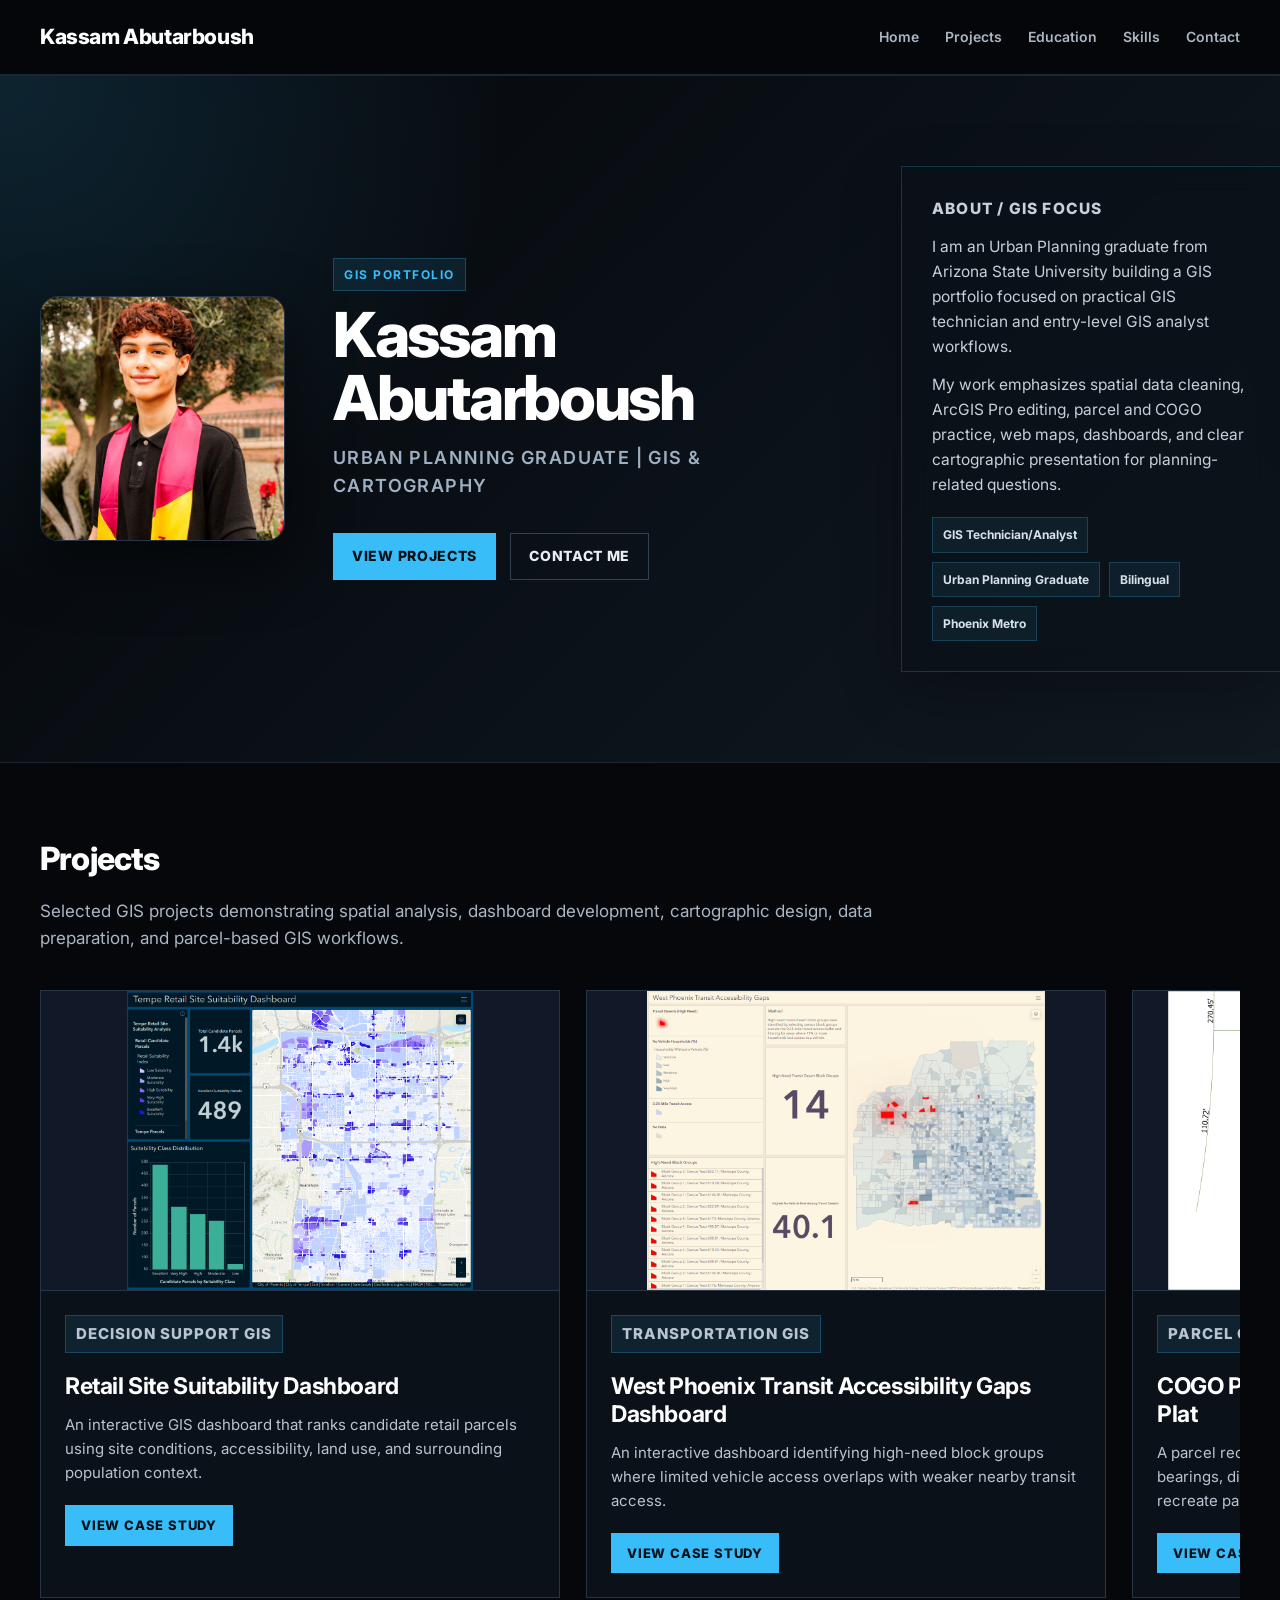
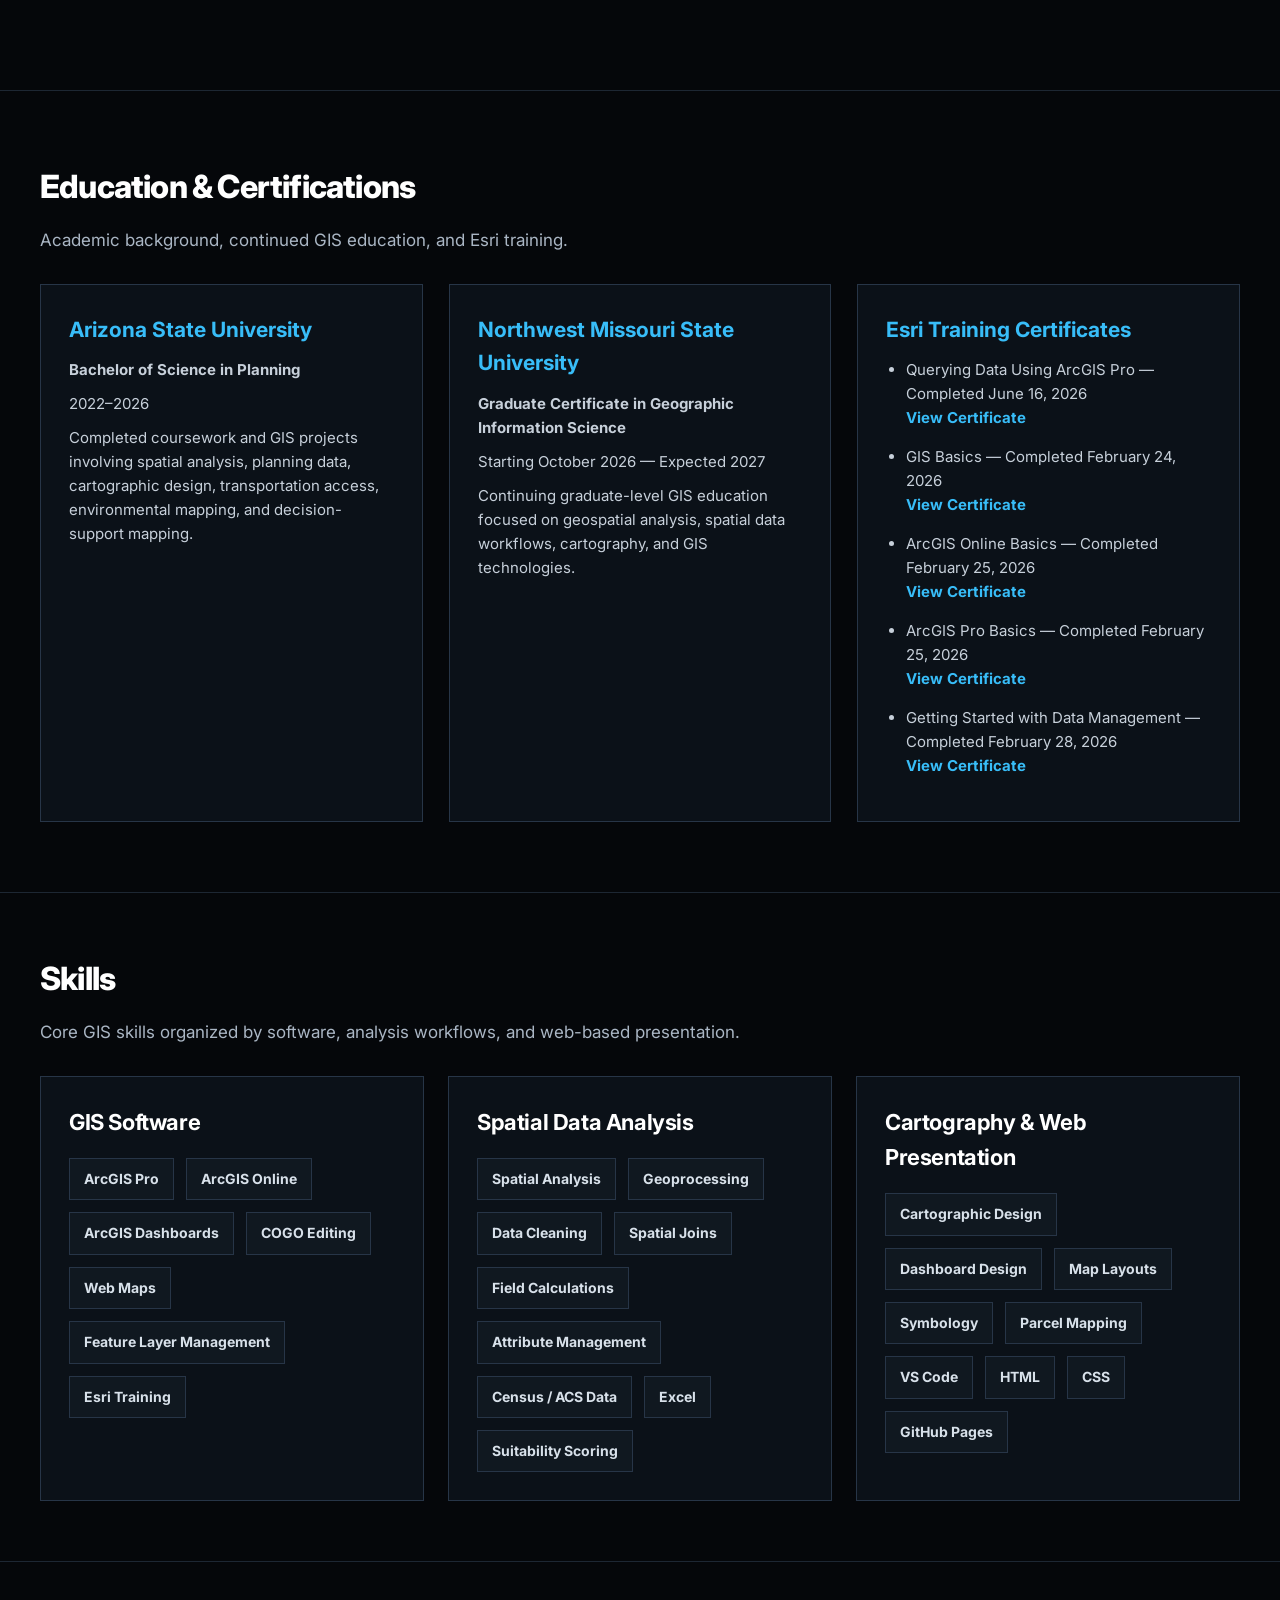
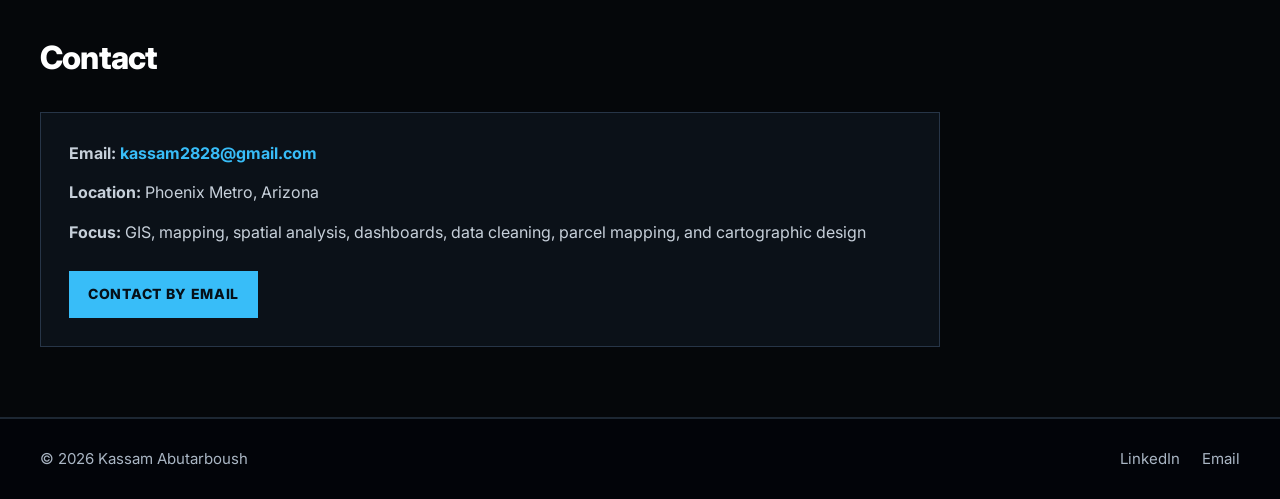
<file: index.html>
<!DOCTYPE html>
<html lang="en">
<head>
  <meta charset="UTF-8">
  <meta name="viewport" content="width=device-width, initial-scale=1.0">

  <title>Kassam Abutarboush | GIS Portfolio</title>

  <link href="https://fonts.googleapis.com/css2?family=Inter:wght@400;500;600;700;800&display=swap" rel="stylesheet">
  <link rel="stylesheet" href="styles.css">
</head>

<body>

  <div class="page-wrapper">

    <header>
      <div class="logo">Kassam Abutarboush</div>

      <nav>
        <a href="#home">Home</a>
        <a href="#projects">Projects</a>
        <a href="#education">Education</a>
        <a href="#skills">Skills</a>
        <a href="#contact">Contact</a>
      </nav>
    </header>

    <main>

      <section class="hero" id="home">
        <img src="kassam_grad1.jpg" alt="Portrait of Kassam Abutarboush" class="hero-image">

        <div class="hero-text">
          <p class="eyebrow">GIS Portfolio</p>

          <h1>Kassam Abutarboush</h1>

          <h2>Urban Planning Graduate | GIS & Cartography</h2>

          <div class="hero-buttons">
            <a href="#projects" class="primary-button">View Projects</a>
            <a href="#contact" class="secondary-button">Contact Me</a>
          </div>
        </div>

        <div class="hero-about-card">
          <p class="about-card-label">About / GIS Focus</p>

          <p>
            I am an Urban Planning graduate from Arizona State University building a GIS portfolio focused on practical
            GIS technician and entry-level GIS analyst workflows.
          </p>

          <p>
            My work emphasizes spatial data cleaning, ArcGIS Pro editing, parcel and COGO practice, web maps,
            dashboards, and clear cartographic presentation for planning-related questions.
          </p>

          <div class="about-card-tags">
            <span>GIS Technician/Analyst</span>
            <span>Urban Planning Graduate</span>
            <span>Bilingual</span>
            <span>Phoenix Metro</span>
          </div>
        </div>
      </section>

      <section id="projects">
        <h2>Projects</h2>

        <p class="section-intro">
          Selected GIS projects demonstrating spatial analysis, dashboard development, cartographic design,
          data preparation, and parcel-based GIS workflows.
        </p>

        <div class="projects-grid">

          <article class="project-card">
            <img src="Retail_Site_Suitability_Tempe.png" alt="Retail site suitability dashboard in Tempe">

            <div class="project-card-content">
              <p class="project-label">Decision Support GIS</p>

              <h3>Retail Site Suitability Dashboard</h3>

              <p>
                An interactive GIS dashboard that ranks candidate retail parcels using site conditions,
                accessibility, land use, and surrounding population context.
              </p>

              <a href="retail_site_suitability.html">
                View Case Study
              </a>
            </div>
          </article>

          <article class="project-card">
            <img src="Transit_Access_Gaps_WestPhoenix.png" alt="West Phoenix transit accessibility gaps dashboard">

            <div class="project-card-content">
              <p class="project-label">Transportation GIS</p>

              <h3>West Phoenix Transit Accessibility Gaps Dashboard</h3>

              <p>
                An interactive dashboard identifying high-need block groups where limited vehicle access
                overlaps with weaker nearby transit access.
              </p>

              <a href="west_phoenix_transit_access.html">
                View Case Study
              </a>
            </div>
          </article>

          <article class="project-card">
            <img src="COGO_Parcel_Reconstruction_311_313.jpg" alt="COGO parcel reconstruction from recorded plat in ArcGIS Pro">

            <div class="project-card-content">
              <p class="project-label">Parcel GIS / COGO</p>

              <h3>COGO Parcel Reconstruction from Recorded Plat</h3>

              <p>
                A parcel reconstruction practice project using visible plat calls, bearings, distances,
                parcel labels, and ArcGIS Pro editing tools to recreate parcels 311–313.
              </p>

              <a href="cogo_parcel_reconstruction.html">
                View Case Study
              </a>
            </div>
          </article>

          <article class="project-card">
            <img src="Heat Vulnerability Index - Phoenix Metro Area.jpg" alt="Heat Vulnerability Index map layout of the Phoenix Metro Area">

            <div class="project-card-content">
              <p class="project-label">Environmental GIS / Cartography</p>

              <h3>Heat Vulnerability Index Map</h3>

              <p>
                A cartographic layout showing heat vulnerability across the Phoenix Metro Area using
                mapped indicators and a clean final map design.
              </p>

              <a href="heat_vulnerability_index.html">View Case Study</a>
            </div>
          </article>

        </div>
      </section>

      <section id="education">
        <h2>Education & Certifications</h2>

        <p class="section-intro">
          Academic background, continued GIS education, and Esri training.
        </p>

        <div class="education-grid">

          <div class="education-card">
            <h3>Arizona State University</h3>

            <p><strong>Bachelor of Science in Planning</strong></p>

            <p>2022–2026</p>

            <p>
              Completed coursework and GIS projects involving spatial analysis, planning data,
              cartographic design, transportation access, environmental mapping, and decision-support mapping.
            </p>
          </div>

          <div class="education-card">
            <h3>Northwest Missouri State University</h3>

            <p><strong>Graduate Certificate in Geographic Information Science</strong></p>

            <p>Starting October 2026 — Expected 2027</p>

            <p>
              Continuing graduate-level GIS education focused on geospatial analysis,
              spatial data workflows, cartography, and GIS technologies.
            </p>
          </div>

          <div class="education-card">
            <h3>Esri Training Certificates</h3>

            <ul>

              <li>
                Querying Data Using ArcGIS Pro — Completed June 16, 2026
                <br>
                <a href="Querying_Data_Certificate.pdf" target="_blank" rel="noopener noreferrer">
                  View Certificate
                </a>
              </li>

              <li>
                GIS Basics — Completed February 24, 2026
                <br>
                <a href="GIS Basics_Certificate.pdf" target="_blank" rel="noopener noreferrer">
                  View Certificate
                </a>
              </li>

              <li>
                ArcGIS Online Basics — Completed February 25, 2026
                <br>
                <a href="ArcGIS Online Basics_Certificate.pdf" target="_blank" rel="noopener noreferrer">
                  View Certificate
                </a>
              </li>

              <li>
                ArcGIS Pro Basics — Completed February 25, 2026
                <br>
                <a href="ArcGIS Pro Basics_Certificate.pdf" target="_blank" rel="noopener noreferrer">
                  View Certificate
                </a>
              </li>

              <li>
                Getting Started with Data Management — Completed February 28, 2026
                <br>
                <a href="Getting Started with Data Management_Certificate.pdf" target="_blank" rel="noopener noreferrer">
                  View Certificate
                </a>
              </li>

            </ul>
          </div>

        </div>
      </section>

      <section id="skills">
        <h2>Skills</h2>

        <p class="section-intro">
          Core GIS skills organized by software, analysis workflows, and web-based presentation.
        </p>

        <div class="skills-grid">

          <div class="skill-category-card">
            <h3>GIS Software</h3>

            <div class="skills-list">
              <span>ArcGIS Pro</span>
              <span>ArcGIS Online</span>
              <span>ArcGIS Dashboards</span>
              <span>COGO Editing</span>
              <span>Web Maps</span>
              <span>Feature Layer Management</span>
              <span>Esri Training</span>
            </div>
          </div>

          <div class="skill-category-card">
            <h3>Spatial Data Analysis</h3>

            <div class="skills-list">
              <span>Spatial Analysis</span>
              <span>Geoprocessing</span>
              <span>Data Cleaning</span>
              <span>Spatial Joins</span>
              <span>Field Calculations</span>
              <span>Attribute Management</span>
              <span>Census / ACS Data</span>
              <span>Excel</span>
              <span>Suitability Scoring</span>
            </div>
          </div>

          <div class="skill-category-card">
            <h3>Cartography & Web Presentation</h3>

            <div class="skills-list">
              <span>Cartographic Design</span>
              <span>Dashboard Design</span>
              <span>Map Layouts</span>
              <span>Symbology</span>
              <span>Parcel Mapping</span>
              <span>VS Code</span>
              <span>HTML</span>
              <span>CSS</span>
              <span>GitHub Pages</span>
            </div>
          </div>

        </div>
      </section>

      <section id="contact">
        <h2>Contact</h2>

        <div class="contact-content contact-simple">

          <div class="contact-info">
            <p>
              <strong>Email:</strong>
              <a href="mailto:kassam2828@gmail.com">kassam2828@gmail.com</a>
            </p>

            <p><strong>Location:</strong> Phoenix Metro, Arizona</p>

            <p>
              <strong>Focus:</strong> GIS, mapping, spatial analysis, dashboards,
              data cleaning, parcel mapping, and cartographic design
            </p>

            <a href="mailto:kassam2828@gmail.com" class="contact-button">
              Contact by Email
            </a>
          </div>

        </div>
      </section>

    </main>

    <footer>
      <p>© 2026 Kassam Abutarboush</p>

      <div class="social-links">
        <a href="https://www.linkedin.com/in/kassam-abutarboush-896186277" target="_blank">
          LinkedIn
        </a>

        <a href="mailto:kassam2828@gmail.com">Email</a>
      </div>
    </footer>

  </div>

</body>
</html>
</file>
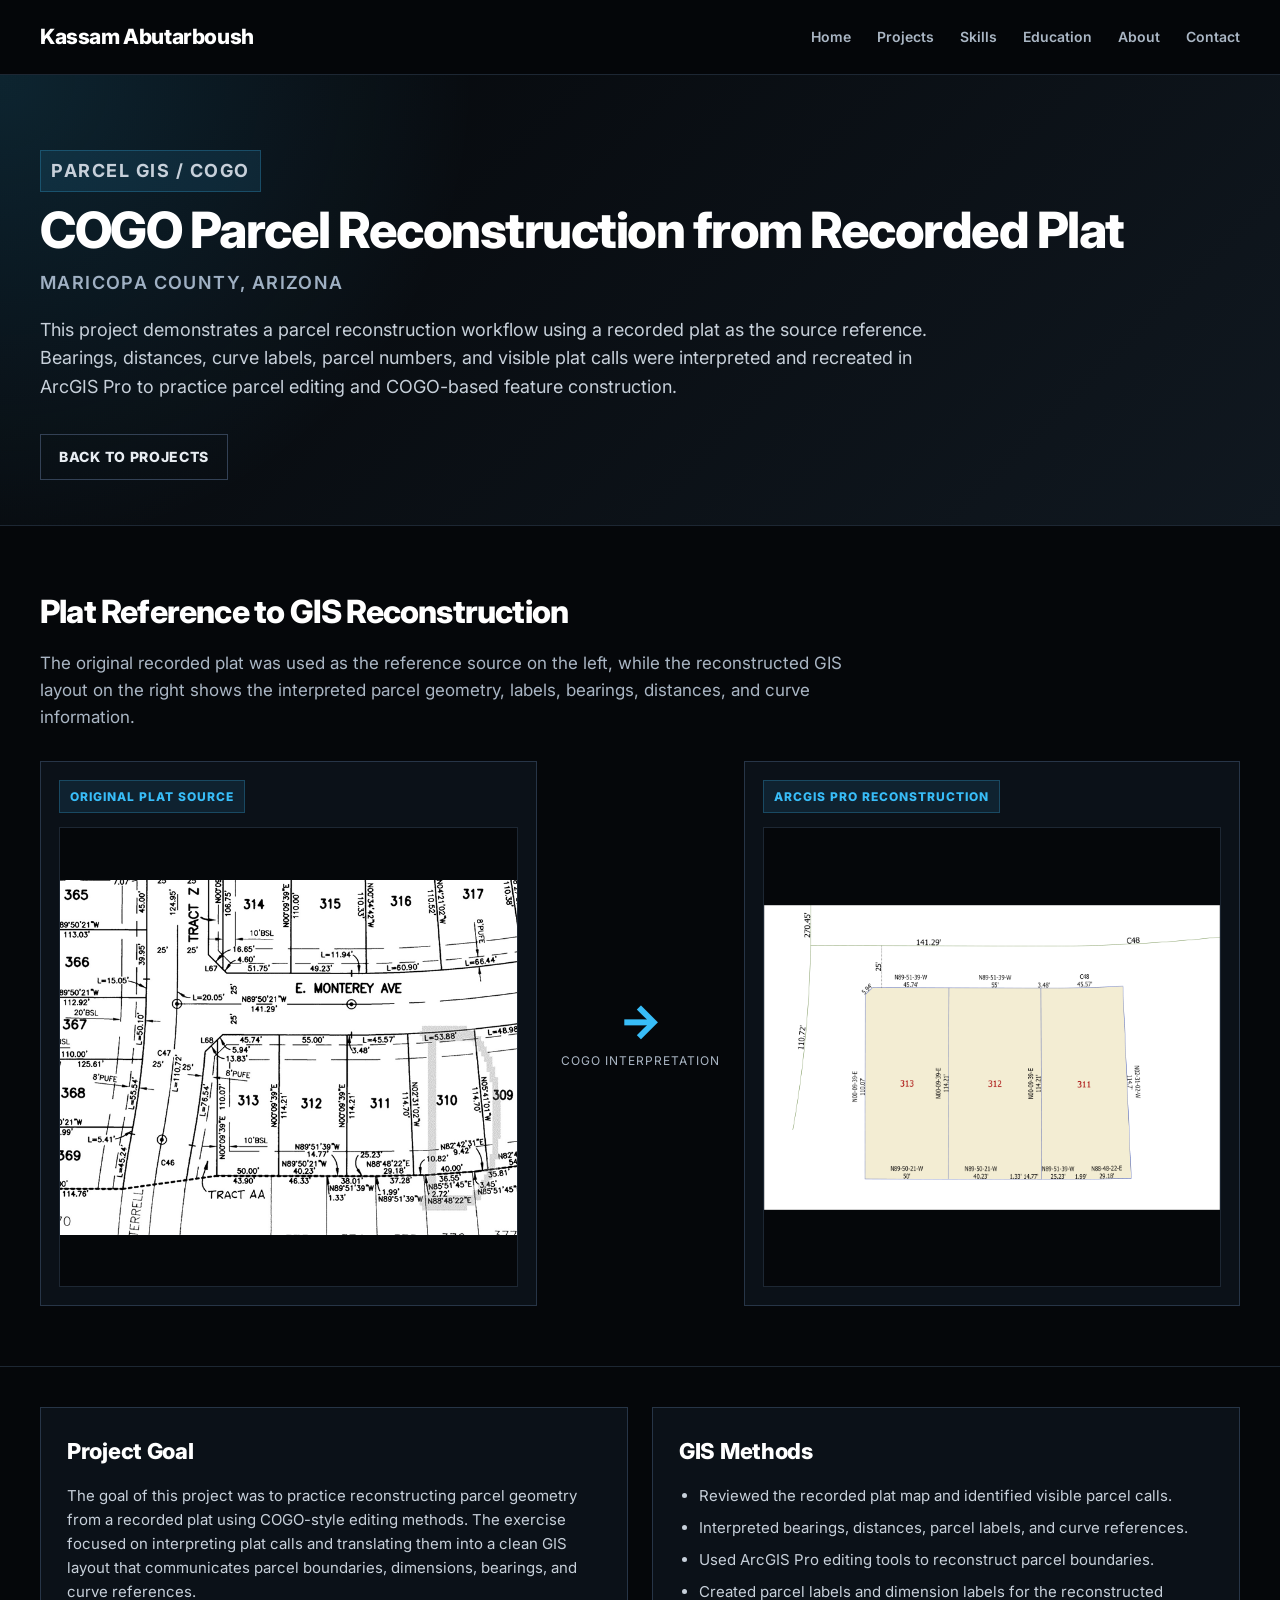
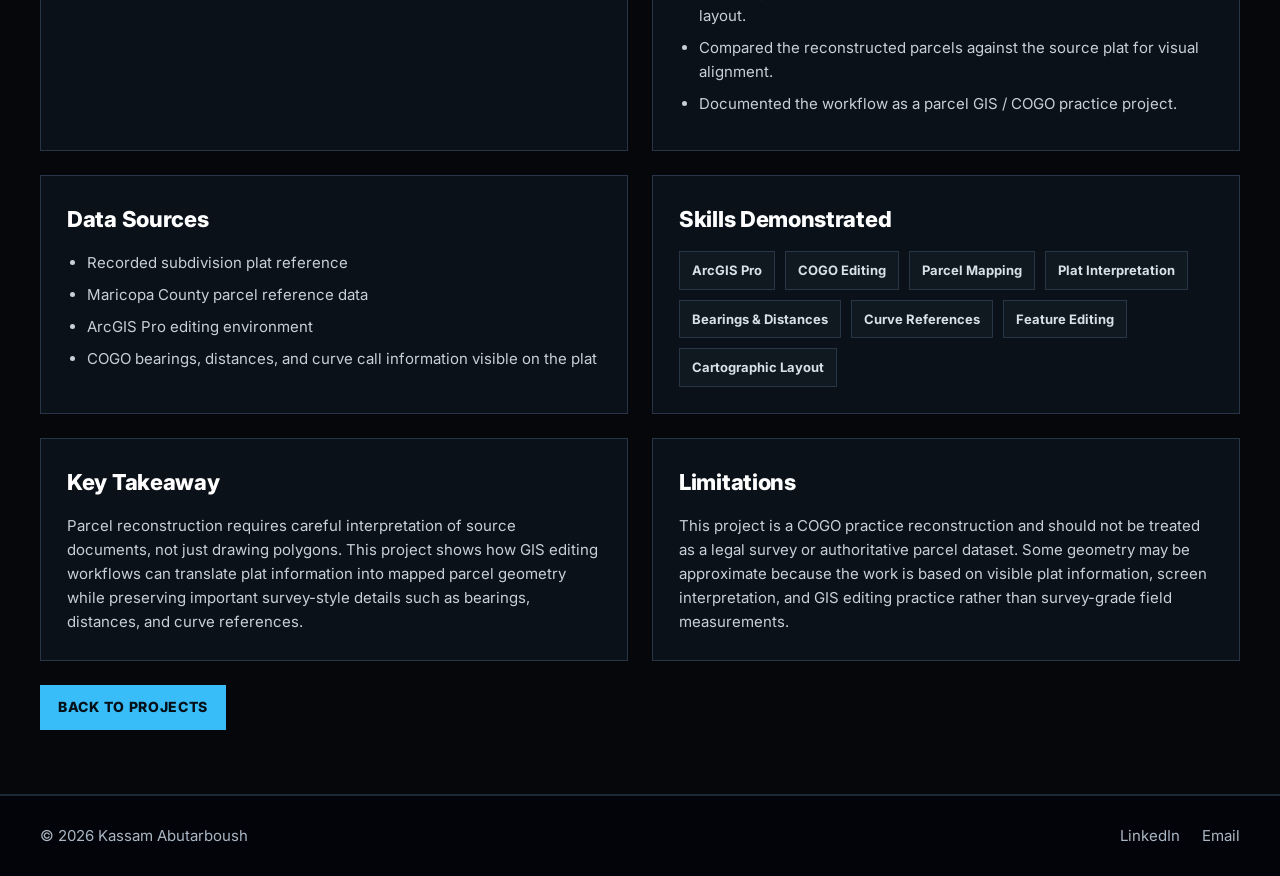
<file: cogo_parcel_reconstruction.html>
<!DOCTYPE html>
<html lang="en">
<head>
  <meta charset="UTF-8">
  <meta name="viewport" content="width=device-width, initial-scale=1.0">

  <title>COGO Parcel Reconstruction from Recorded Plat | Kassam Abutarboush</title>

  <link href="https://fonts.googleapis.com/css2?family=Inter:wght@400;500;600;700;800&display=swap" rel="stylesheet">
  <link rel="stylesheet" href="styles.css">
</head>

<body>

  <div class="page-wrapper">

    <header>
      <div class="logo">Kassam Abutarboush</div>

      <nav>
        <a href="index.html#home">Home</a>
        <a href="index.html#projects">Projects</a>
        <a href="index.html#skills">Skills</a>
        <a href="index.html#education">Education</a>
        <a href="index.html#about">About</a>
        <a href="index.html#contact">Contact</a>
      </nav>
    </header>

    <main>

      <section class="project-hero">
        <p class="eyebrow">Parcel GIS / COGO</p>
        <h1>COGO Parcel Reconstruction from Recorded Plat</h1>
        <h2>Maricopa County, Arizona</h2>

        <p>
          This project demonstrates a parcel reconstruction workflow using a recorded plat as the source reference.
          Bearings, distances, curve labels, parcel numbers, and visible plat calls were interpreted and recreated
          in ArcGIS Pro to practice parcel editing and COGO-based feature construction.
        </p>

        <div class="hero-buttons">
          <a href="index.html#projects" class="secondary-button">Back to Projects</a>
        </div>
      </section>

      <section class="cogo-comparison-section">

        <div class="cogo-comparison-header">
          <h2>Plat Reference to GIS Reconstruction</h2>
          <p>
            The original recorded plat was used as the reference source on the left, while the reconstructed GIS layout
            on the right shows the interpreted parcel geometry, labels, bearings, distances, and curve information.
          </p>
        </div>

        <div class="cogo-comparison-grid">

          <div class="cogo-image-card">
            <p class="project-label">Original Plat Source</p>
            <img src="Original_Plat_Map.png" alt="Original recorded plat map used for COGO reconstruction">
          </div>

          <div class="cogo-arrow">
            <span>→</span>
            <p>COGO interpretation</p>
          </div>

          <div class="cogo-image-card">
            <p class="project-label">ArcGIS Pro Reconstruction</p>
            <img src="COGO_Parcel_Reconstruction_311_313.jpg" alt="COGO parcel reconstruction in ArcGIS Pro">
          </div>

        </div>

      </section>

      <section class="project-details">

        <div class="detail-card">
          <h2>Project Goal</h2>
          <p>
            The goal of this project was to practice reconstructing parcel geometry from a recorded plat using COGO-style
            editing methods. The exercise focused on interpreting plat calls and translating them into a clean GIS layout
            that communicates parcel boundaries, dimensions, bearings, and curve references.
          </p>
        </div>

        <div class="detail-card">
          <h2>GIS Methods</h2>

          <ul>
            <li>Reviewed the recorded plat map and identified visible parcel calls.</li>
            <li>Interpreted bearings, distances, parcel labels, and curve references.</li>
            <li>Used ArcGIS Pro editing tools to reconstruct parcel boundaries.</li>
            <li>Created parcel labels and dimension labels for the reconstructed layout.</li>
            <li>Compared the reconstructed parcels against the source plat for visual alignment.</li>
            <li>Documented the workflow as a parcel GIS / COGO practice project.</li>
          </ul>
        </div>

        <div class="detail-card">
          <h2>Data Sources</h2>

          <ul>
            <li>Recorded subdivision plat reference</li>
            <li>Maricopa County parcel reference data</li>
            <li>ArcGIS Pro editing environment</li>
            <li>COGO bearings, distances, and curve call information visible on the plat</li>
          </ul>
        </div>

        <div class="detail-card">
          <h2>Skills Demonstrated</h2>

          <div class="mini-skills-list">
            <span>ArcGIS Pro</span>
            <span>COGO Editing</span>
            <span>Parcel Mapping</span>
            <span>Plat Interpretation</span>
            <span>Bearings & Distances</span>
            <span>Curve References</span>
            <span>Feature Editing</span>
            <span>Cartographic Layout</span>
          </div>
        </div>

        <div class="detail-card">
          <h2>Key Takeaway</h2>
          <p>
            Parcel reconstruction requires careful interpretation of source documents, not just drawing polygons.
            This project shows how GIS editing workflows can translate plat information into mapped parcel geometry
            while preserving important survey-style details such as bearings, distances, and curve references.
          </p>
        </div>

        <div class="detail-card">
          <h2>Limitations</h2>
          <p>
            This project is a COGO practice reconstruction and should not be treated as a legal survey or authoritative
            parcel dataset. Some geometry may be approximate because the work is based on visible plat information,
            screen interpretation, and GIS editing practice rather than survey-grade field measurements.
          </p>
        </div>

        <div class="back-link">
          <a href="index.html#projects">Back to Projects</a>
        </div>

      </section>

    </main>

    <footer>
      <p>© 2026 Kassam Abutarboush</p>

      <div class="social-links">
        <a href="https://www.linkedin.com/in/kassam-abutarboush-896186277" target="_blank">LinkedIn</a>
        <a href="mailto:kassam2828@gmail.com">Email</a>
      </div>
    </footer>

  </div>

</body>
</html>
</file>
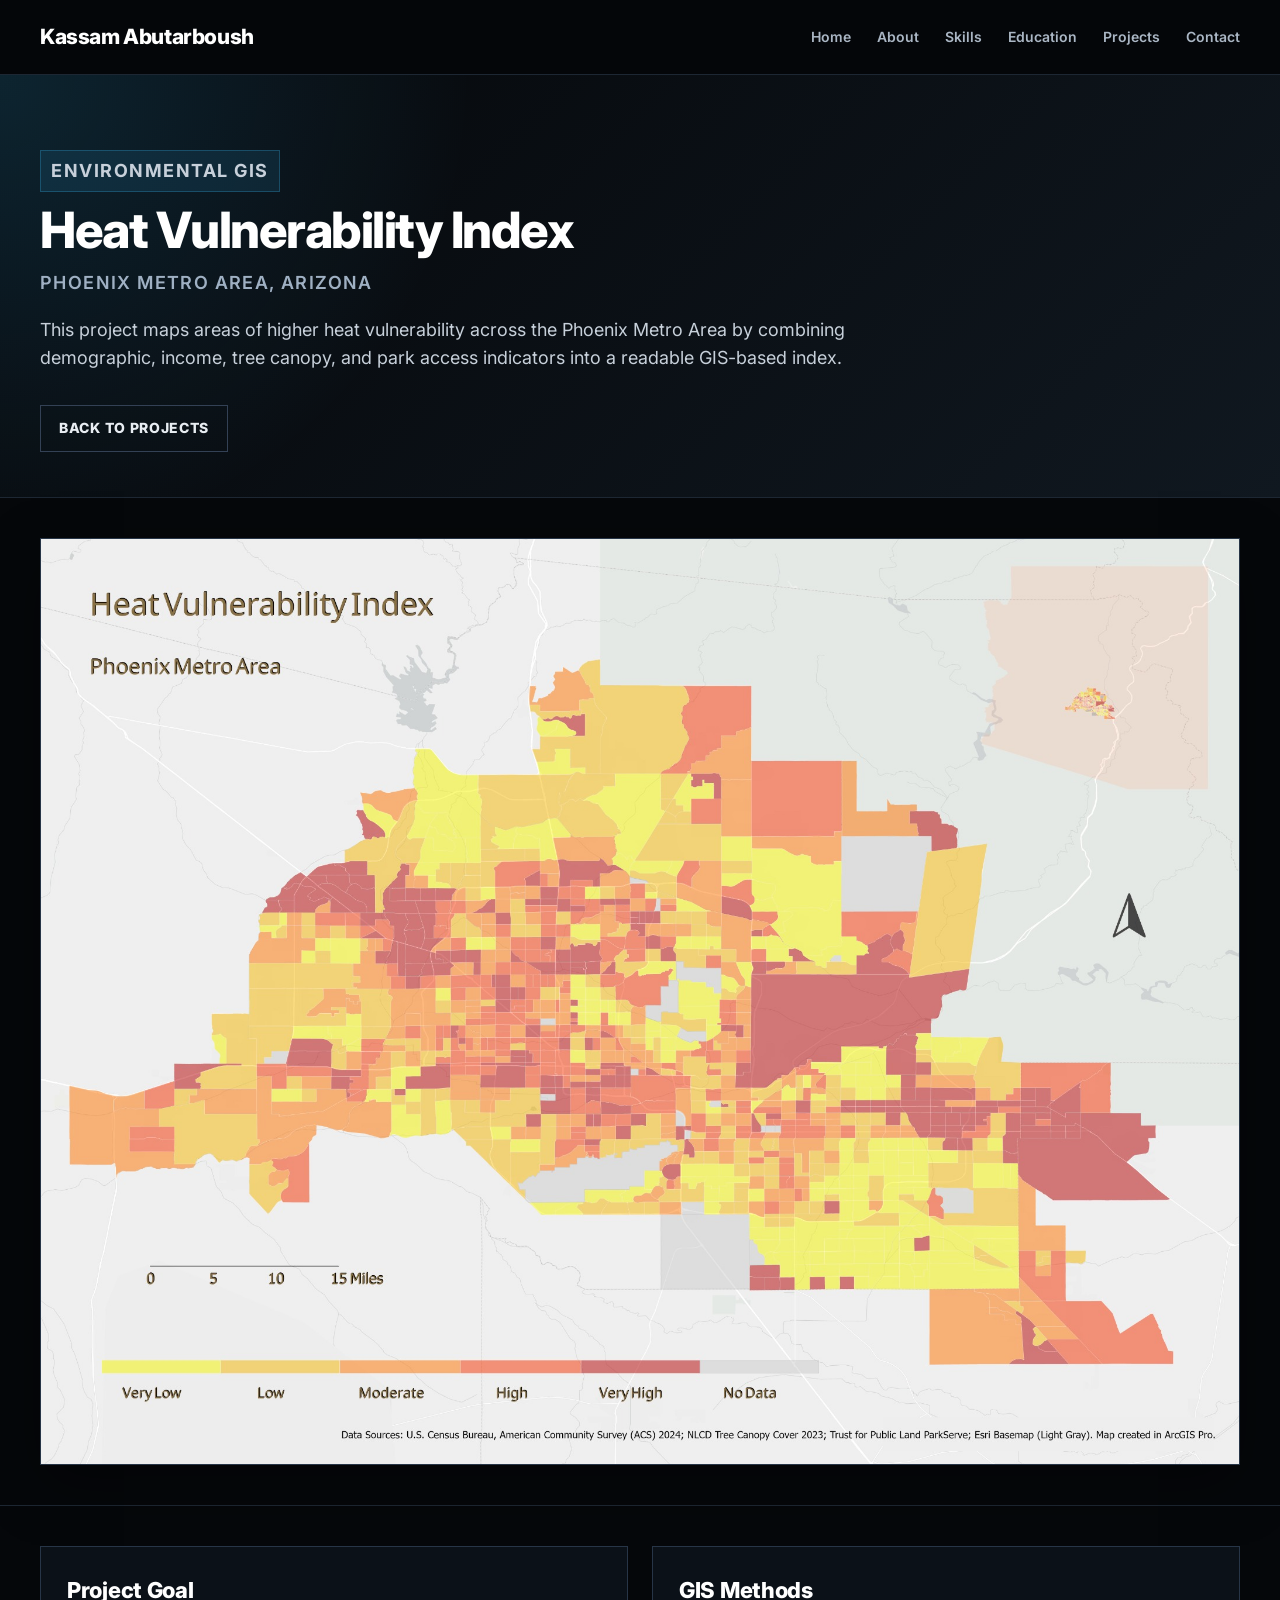
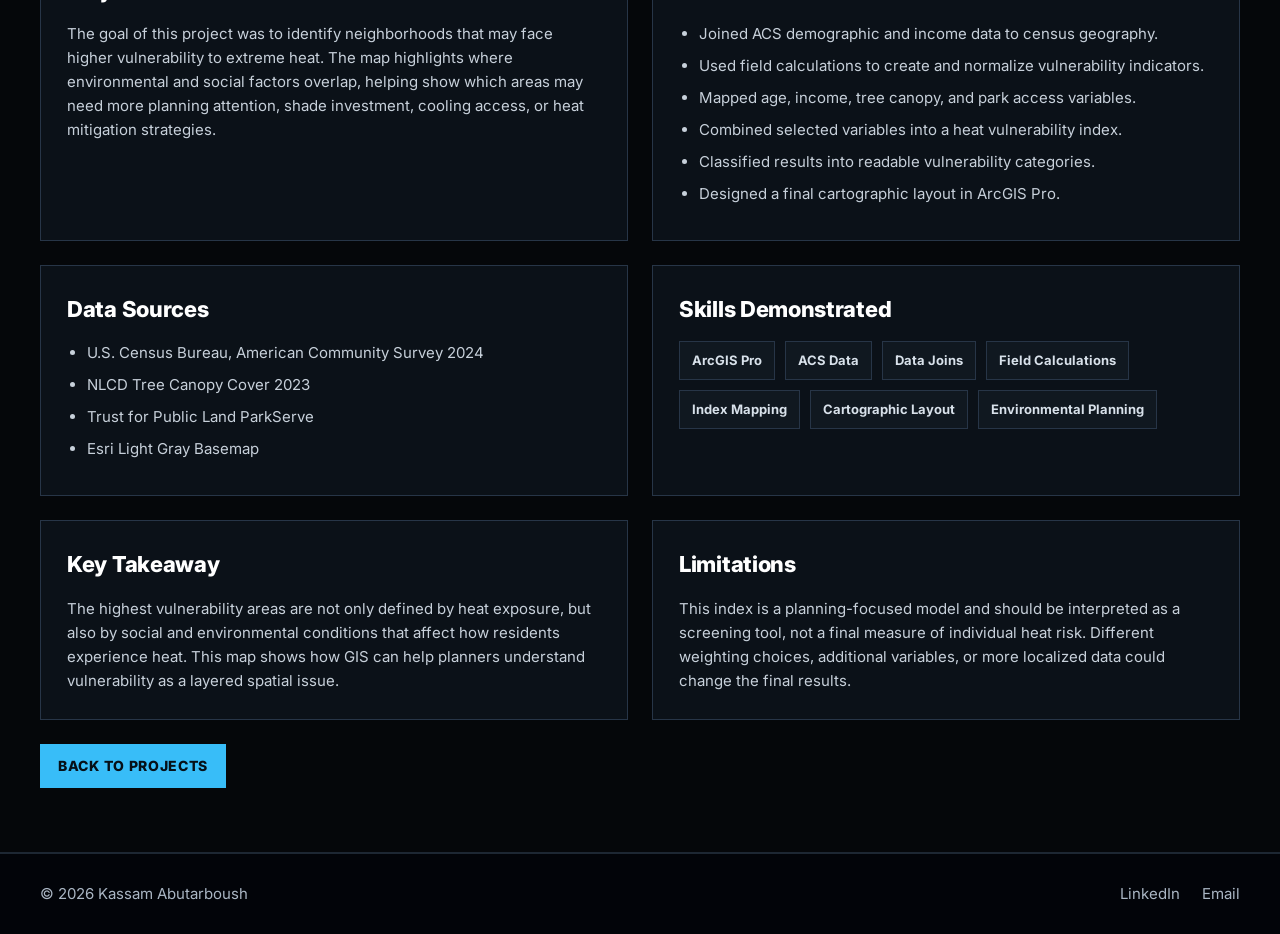
<file: heat_vulnerability_index.html>
<!DOCTYPE html>
<html lang="en">
<head>
  <meta charset="UTF-8">
  <meta name="viewport" content="width=device-width, initial-scale=1.0">

  <title>Heat Vulnerability Index | Kassam Abutarboush</title>

  <link href="https://fonts.googleapis.com/css2?family=Inter:wght@400;500;600;700;800&display=swap" rel="stylesheet">
  <link rel="stylesheet" href="styles.css">
</head>

<body>

  <div class="page-wrapper">

    <header>
      <div class="logo">Kassam Abutarboush</div>

      <nav>
        <a href="index.html#home">Home</a>
        <a href="index.html#about">About</a>
        <a href="index.html#skills">Skills</a>
        <a href="index.html#education">Education</a>
        <a href="index.html#projects">Projects</a>
        <a href="index.html#contact">Contact</a>
      </nav>
    </header>

    <main>

      <section class="project-hero">
        <p class="eyebrow">Environmental GIS</p>
        <h1>Heat Vulnerability Index</h1>
        <h2>Phoenix Metro Area, Arizona</h2>

        <p>
          This project maps areas of higher heat vulnerability across the Phoenix Metro Area by
          combining demographic, income, tree canopy, and park access indicators into a readable
          GIS-based index.
        </p>

        <div class="hero-buttons">
          <a href="index.html#projects" class="secondary-button">Back to Projects</a>
        </div>
      </section>

      <section class="project-image-section">
        <img src="Heat Vulnerability Index - Phoenix Metro Area.jpg" alt="Heat Vulnerability Index map of the Phoenix Metro Area" class="full-project-image">
      </section>

      <section class="project-details">

        <div class="detail-card">
          <h2>Project Goal</h2>
          <p>
            The goal of this project was to identify neighborhoods that may face higher vulnerability
            to extreme heat. The map highlights where environmental and social factors overlap,
            helping show which areas may need more planning attention, shade investment, cooling
            access, or heat mitigation strategies.
          </p>
        </div>

        <div class="detail-card">
          <h2>GIS Methods</h2>

          <ul>
            <li>Joined ACS demographic and income data to census geography.</li>
            <li>Used field calculations to create and normalize vulnerability indicators.</li>
            <li>Mapped age, income, tree canopy, and park access variables.</li>
            <li>Combined selected variables into a heat vulnerability index.</li>
            <li>Classified results into readable vulnerability categories.</li>
            <li>Designed a final cartographic layout in ArcGIS Pro.</li>
          </ul>
        </div>

        <div class="detail-card">
          <h2>Data Sources</h2>

          <ul>
            <li>U.S. Census Bureau, American Community Survey 2024</li>
            <li>NLCD Tree Canopy Cover 2023</li>
            <li>Trust for Public Land ParkServe</li>
            <li>Esri Light Gray Basemap</li>
          </ul>
        </div>

        <div class="detail-card">
          <h2>Skills Demonstrated</h2>

          <div class="mini-skills-list">
            <span>ArcGIS Pro</span>
            <span>ACS Data</span>
            <span>Data Joins</span>
            <span>Field Calculations</span>
            <span>Index Mapping</span>
            <span>Cartographic Layout</span>
            <span>Environmental Planning</span>
          </div>
        </div>

        <div class="detail-card">
          <h2>Key Takeaway</h2>
          <p>
            The highest vulnerability areas are not only defined by heat exposure, but also by
            social and environmental conditions that affect how residents experience heat. This map
            shows how GIS can help planners understand vulnerability as a layered spatial issue.
          </p>
        </div>

        <div class="detail-card">
          <h2>Limitations</h2>
          <p>
            This index is a planning-focused model and should be interpreted as a screening tool,
            not a final measure of individual heat risk. Different weighting choices, additional
            variables, or more localized data could change the final results.
          </p>
        </div>

        <div class="back-link">
          <a href="index.html#projects">Back to Projects</a>
        </div>

      </section>

    </main>

<footer>
  <p>© 2026 Kassam Abutarboush</p>

  <div class="social-links">
    <a href="https://www.linkedin.com/in/kassam-abutarboush-896186277" target="_blank">LinkedIn</a>
    <a href="mailto:kassam2828@gmail.com">Email</a>
  </div>
</footer>

  </div>

</body>
</html>
</file>
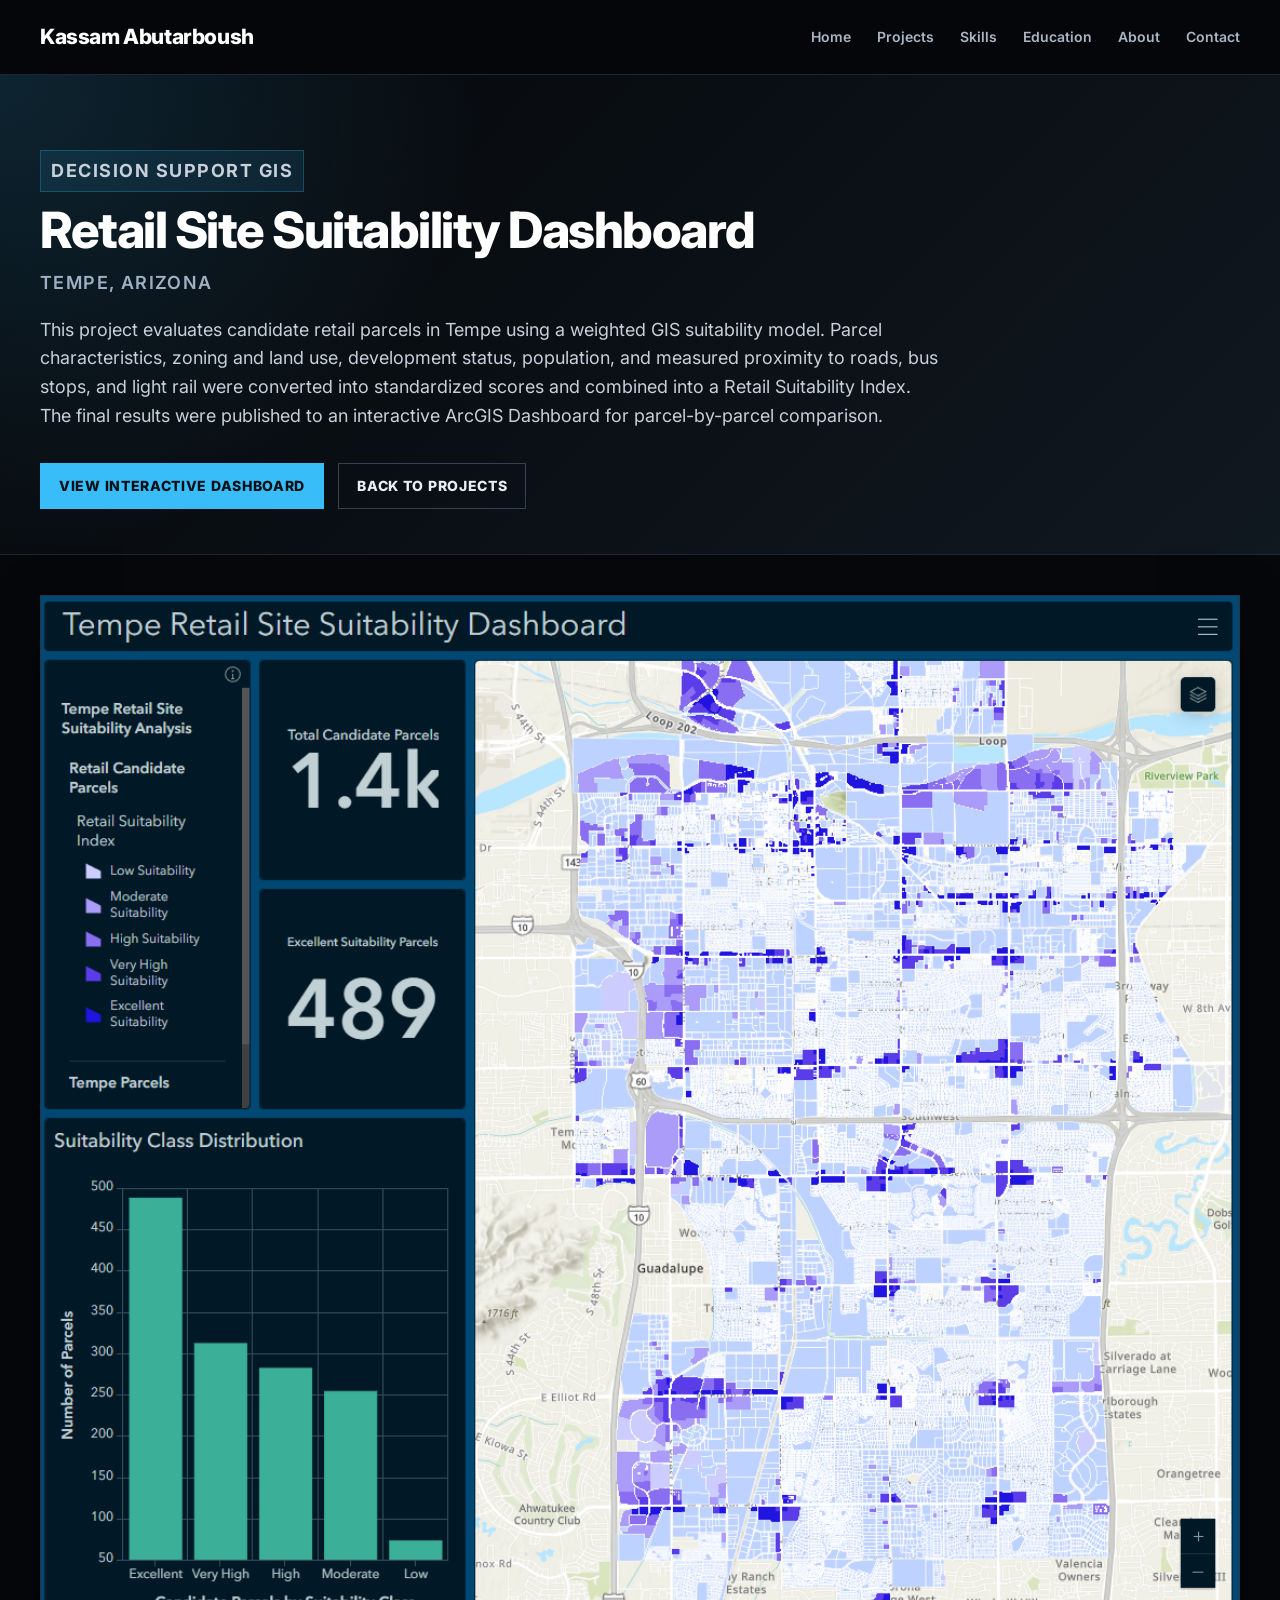
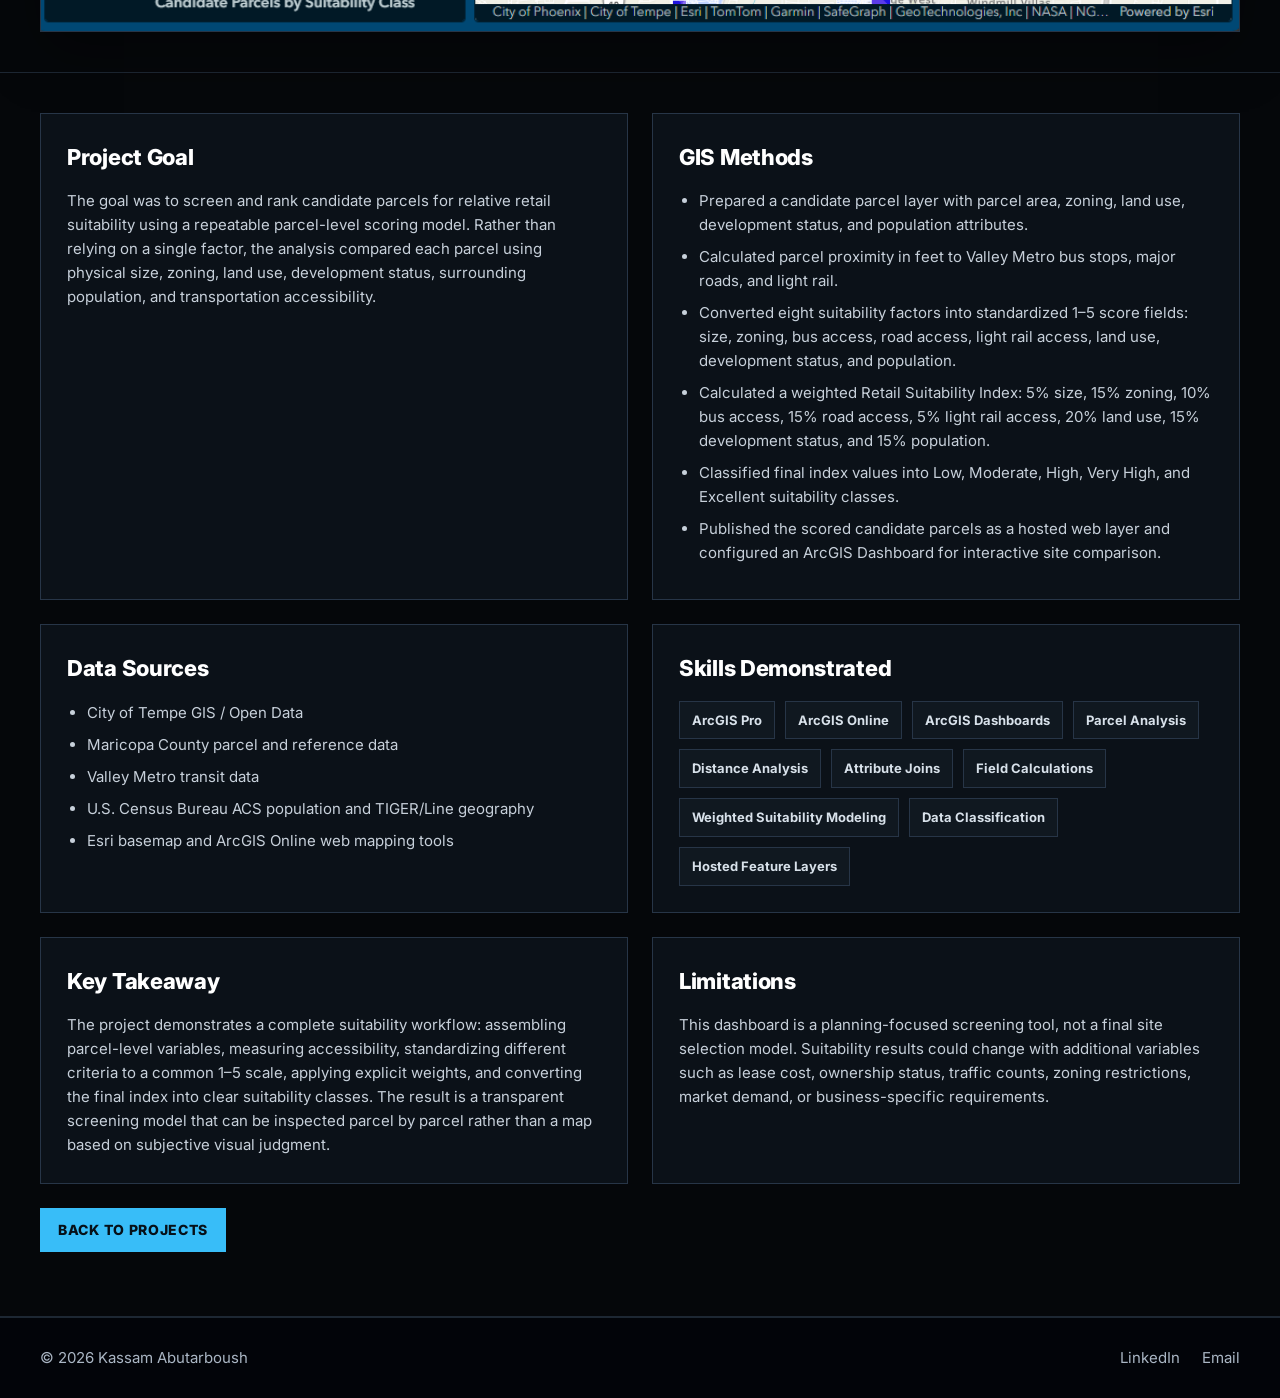
<file: retail_site_suitability.html>
<!DOCTYPE html>
<html lang="en">
<head>
  <meta charset="UTF-8">
  <meta name="viewport" content="width=device-width, initial-scale=1.0">

  <title>Retail Site Suitability Dashboard | Kassam Abutarboush</title>

  <link href="https://fonts.googleapis.com/css2?family=Inter:wght@400;500;600;700;800&display=swap" rel="stylesheet">
  <link rel="stylesheet" href="styles.css">
</head>

<body>

  <div class="page-wrapper">

    <header>
      <div class="logo">Kassam Abutarboush</div>

      <nav>
        <a href="index.html#home">Home</a>
        <a href="index.html#projects">Projects</a>
        <a href="index.html#skills">Skills</a>
        <a href="index.html#education">Education</a>
        <a href="index.html#about">About</a>
        <a href="index.html#contact">Contact</a>
      </nav>
    </header>

    <main>

      <section class="project-hero">
        <p class="eyebrow">Decision Support GIS</p>
        <h1>Retail Site Suitability Dashboard</h1>
        <h2>Tempe, Arizona</h2>

        <p>
          This project evaluates candidate retail parcels in Tempe using a weighted GIS suitability model.
          Parcel characteristics, zoning and land use, development status, population, and measured proximity
          to roads, bus stops, and light rail were converted into standardized scores and combined into a
          Retail Suitability Index. The final results were published to an interactive ArcGIS Dashboard for
          parcel-by-parcel comparison.
        </p>

        <div class="hero-buttons">
          <a href="https://asu.maps.arcgis.com/apps/dashboards/18f94254f9fd4062b1213cba42b58803" target="_blank" rel="noopener noreferrer" class="primary-button">
            View Interactive Dashboard
          </a>
          <a href="index.html#projects" class="secondary-button">Back to Projects</a>
        </div>
      </section>

      <section class="project-image-section">
        <img src="Retail_Site_Suitability_Tempe.png" alt="Retail Site Suitability Dashboard in Tempe, Arizona" class="full-project-image">
      </section>

      <section class="project-details">

        <div class="detail-card">
          <h2>Project Goal</h2>
          <p>
            The goal was to screen and rank candidate parcels for relative retail suitability using a
            repeatable parcel-level scoring model. Rather than relying on a single factor, the analysis
            compared each parcel using physical size, zoning, land use, development status, surrounding
            population, and transportation accessibility.
          </p>
        </div>

        <div class="detail-card">
          <h2>GIS Methods</h2>

          <ul>
            <li>Prepared a candidate parcel layer with parcel area, zoning, land use, development status, and population attributes.</li>
            <li>Calculated parcel proximity in feet to Valley Metro bus stops, major roads, and light rail.</li>
            <li>Converted eight suitability factors into standardized 1–5 score fields: size, zoning, bus access, road access, light rail access, land use, development status, and population.</li>
            <li>Calculated a weighted Retail Suitability Index: 5% size, 15% zoning, 10% bus access, 15% road access, 5% light rail access, 20% land use, 15% development status, and 15% population.</li>
            <li>Classified final index values into Low, Moderate, High, Very High, and Excellent suitability classes.</li>
            <li>Published the scored candidate parcels as a hosted web layer and configured an ArcGIS Dashboard for interactive site comparison.</li>
          </ul>
        </div>

        <div class="detail-card">
          <h2>Data Sources</h2>

          <ul>
            <li>City of Tempe GIS / Open Data</li>
            <li>Maricopa County parcel and reference data</li>
            <li>Valley Metro transit data</li>
            <li>U.S. Census Bureau ACS population and TIGER/Line geography</li>
            <li>Esri basemap and ArcGIS Online web mapping tools</li>
          </ul>
        </div>

        <div class="detail-card">
          <h2>Skills Demonstrated</h2>

          <div class="mini-skills-list">
            <span>ArcGIS Pro</span>
            <span>ArcGIS Online</span>
            <span>ArcGIS Dashboards</span>
            <span>Parcel Analysis</span>
            <span>Distance Analysis</span>
            <span>Attribute Joins</span>
            <span>Field Calculations</span>
            <span>Weighted Suitability Modeling</span>
            <span>Data Classification</span>
            <span>Hosted Feature Layers</span>
          </div>
        </div>

        <div class="detail-card">
          <h2>Key Takeaway</h2>
          <p>
            The project demonstrates a complete suitability workflow: assembling parcel-level variables,
            measuring accessibility, standardizing different criteria to a common 1–5 scale, applying explicit
            weights, and converting the final index into clear suitability classes. The result is a transparent
            screening model that can be inspected parcel by parcel rather than a map based on subjective visual judgment.
          </p>
        </div>

        <div class="detail-card">
          <h2>Limitations</h2>
          <p>
            This dashboard is a planning-focused screening tool, not a final site selection model.
            Suitability results could change with additional variables such as lease cost, ownership status,
            traffic counts, zoning restrictions, market demand, or business-specific requirements.
          </p>
        </div>

        <div class="back-link">
          <a href="index.html#projects">Back to Projects</a>
        </div>

      </section>

    </main>

    <footer>
      <p>© 2026 Kassam Abutarboush</p>

      <div class="social-links">
        <a href="https://www.linkedin.com/in/kassam-abutarboush-896186277" target="_blank">LinkedIn</a>
        <a href="mailto:kassam2828@gmail.com">Email</a>
      </div>
    </footer>

  </div>

</body>
</html>
</file>
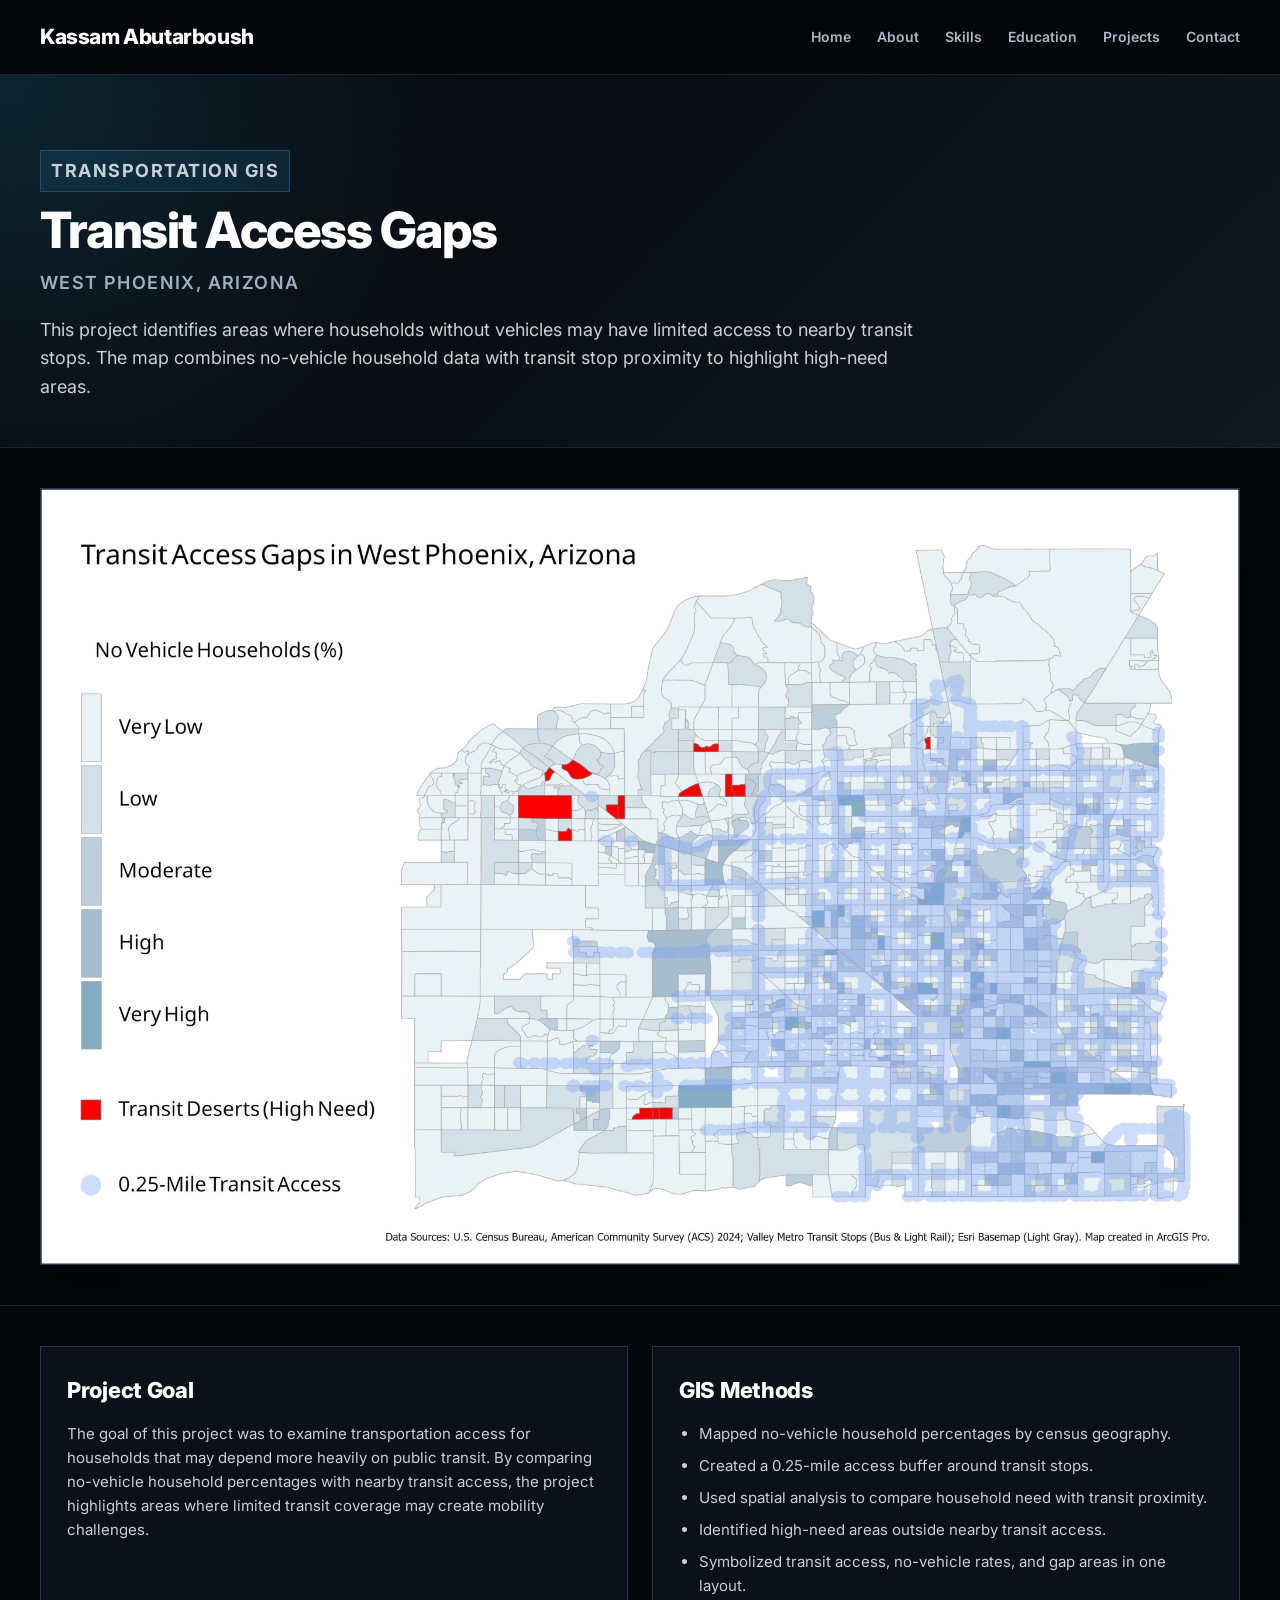
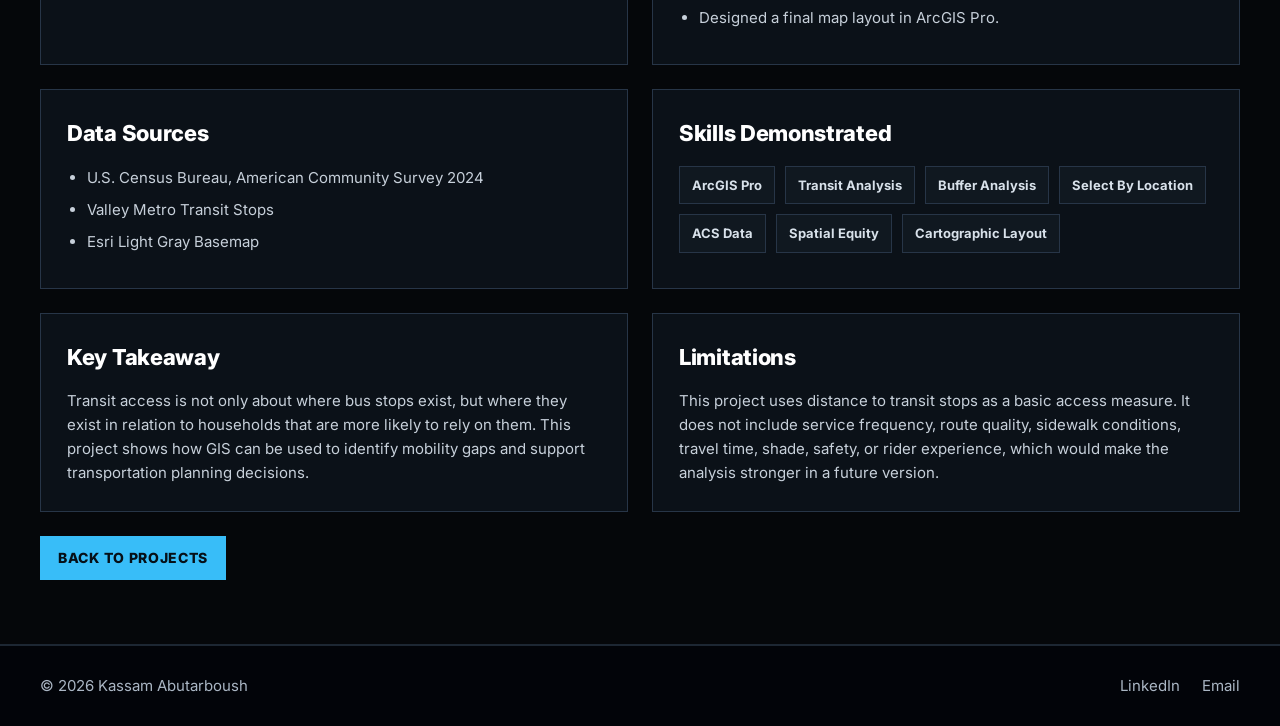
<file: transit_access_gaps.html>
<!DOCTYPE html>
<html lang="en">
<head>
  <meta charset="UTF-8">
  <meta name="viewport" content="width=device-width, initial-scale=1.0">

  <title>Transit Access Gaps | Kassam Abutarboush</title>

  <link href="https://fonts.googleapis.com/css2?family=Inter:wght@400;500;600;700;800&display=swap" rel="stylesheet">
  <link rel="stylesheet" href="styles.css">
</head>

<body>

  <div class="page-wrapper">

    <header>
      <div class="logo">Kassam Abutarboush</div>

      <nav>
        <a href="index.html#home">Home</a>
        <a href="index.html#about">About</a>
        <a href="index.html#skills">Skills</a>
        <a href="index.html#education">Education</a>
        <a href="index.html#projects">Projects</a>
        <a href="index.html#contact">Contact</a>
      </nav>
    </header>

    <main>

      <section class="project-hero">
        <p class="eyebrow">Transportation GIS</p>
        <h1>Transit Access Gaps</h1>
        <h2>West Phoenix, Arizona</h2>

        <p>
          This project identifies areas where households without vehicles may have limited access
          to nearby transit stops. The map combines no-vehicle household data with transit stop
          proximity to highlight high-need areas.
        </p>
      </section>

      <section class="project-image-section">
        <img src="Transit_Access_Gaps_WestPhoenix.jpg" alt="Transit access gaps map in West Phoenix" class="full-project-image">
      </section>

      <section class="project-details">

        <div class="detail-card">
          <h2>Project Goal</h2>
          <p>
            The goal of this project was to examine transportation access for households that may
            depend more heavily on public transit. By comparing no-vehicle household percentages
            with nearby transit access, the project highlights areas where limited transit coverage
            may create mobility challenges.
          </p>
        </div>

        <div class="detail-card">
          <h2>GIS Methods</h2>

          <ul>
            <li>Mapped no-vehicle household percentages by census geography.</li>
            <li>Created a 0.25-mile access buffer around transit stops.</li>
            <li>Used spatial analysis to compare household need with transit proximity.</li>
            <li>Identified high-need areas outside nearby transit access.</li>
            <li>Symbolized transit access, no-vehicle rates, and gap areas in one layout.</li>
            <li>Designed a final map layout in ArcGIS Pro.</li>
          </ul>
        </div>

        <div class="detail-card">
          <h2>Data Sources</h2>

          <ul>
            <li>U.S. Census Bureau, American Community Survey 2024</li>
            <li>Valley Metro Transit Stops</li>
            <li>Esri Light Gray Basemap</li>
          </ul>
        </div>

        <div class="detail-card">
          <h2>Skills Demonstrated</h2>

          <div class="mini-skills-list">
            <span>ArcGIS Pro</span>
            <span>Transit Analysis</span>
            <span>Buffer Analysis</span>
            <span>Select By Location</span>
            <span>ACS Data</span>
            <span>Spatial Equity</span>
            <span>Cartographic Layout</span>
          </div>
        </div>

        <div class="detail-card">
          <h2>Key Takeaway</h2>
          <p>
            Transit access is not only about where bus stops exist, but where they exist in relation
            to households that are more likely to rely on them. This project shows how GIS can be
            used to identify mobility gaps and support transportation planning decisions.
          </p>
        </div>

        <div class="detail-card">
          <h2>Limitations</h2>
          <p>
            This project uses distance to transit stops as a basic access measure. It does not
            include service frequency, route quality, sidewalk conditions, travel time, shade,
            safety, or rider experience, which would make the analysis stronger in a future version.
          </p>
        </div>

        <div class="back-link">
          <a href="index.html#projects">Back to Projects</a>
        </div>

      </section>

    </main>

    <footer>
      <p>© 2026 Kassam Abutarboush</p>

      <div class="social-links">
       <a href="https://www.linkedin.com/in/kassam-abutarboush-896186277" target="_blank">LinkedIn</a>
       <a href="mailto:kassam2828@gmail.com">Email</a>
      </div>
    </footer>

  </div>

</body>
</html>
</file>
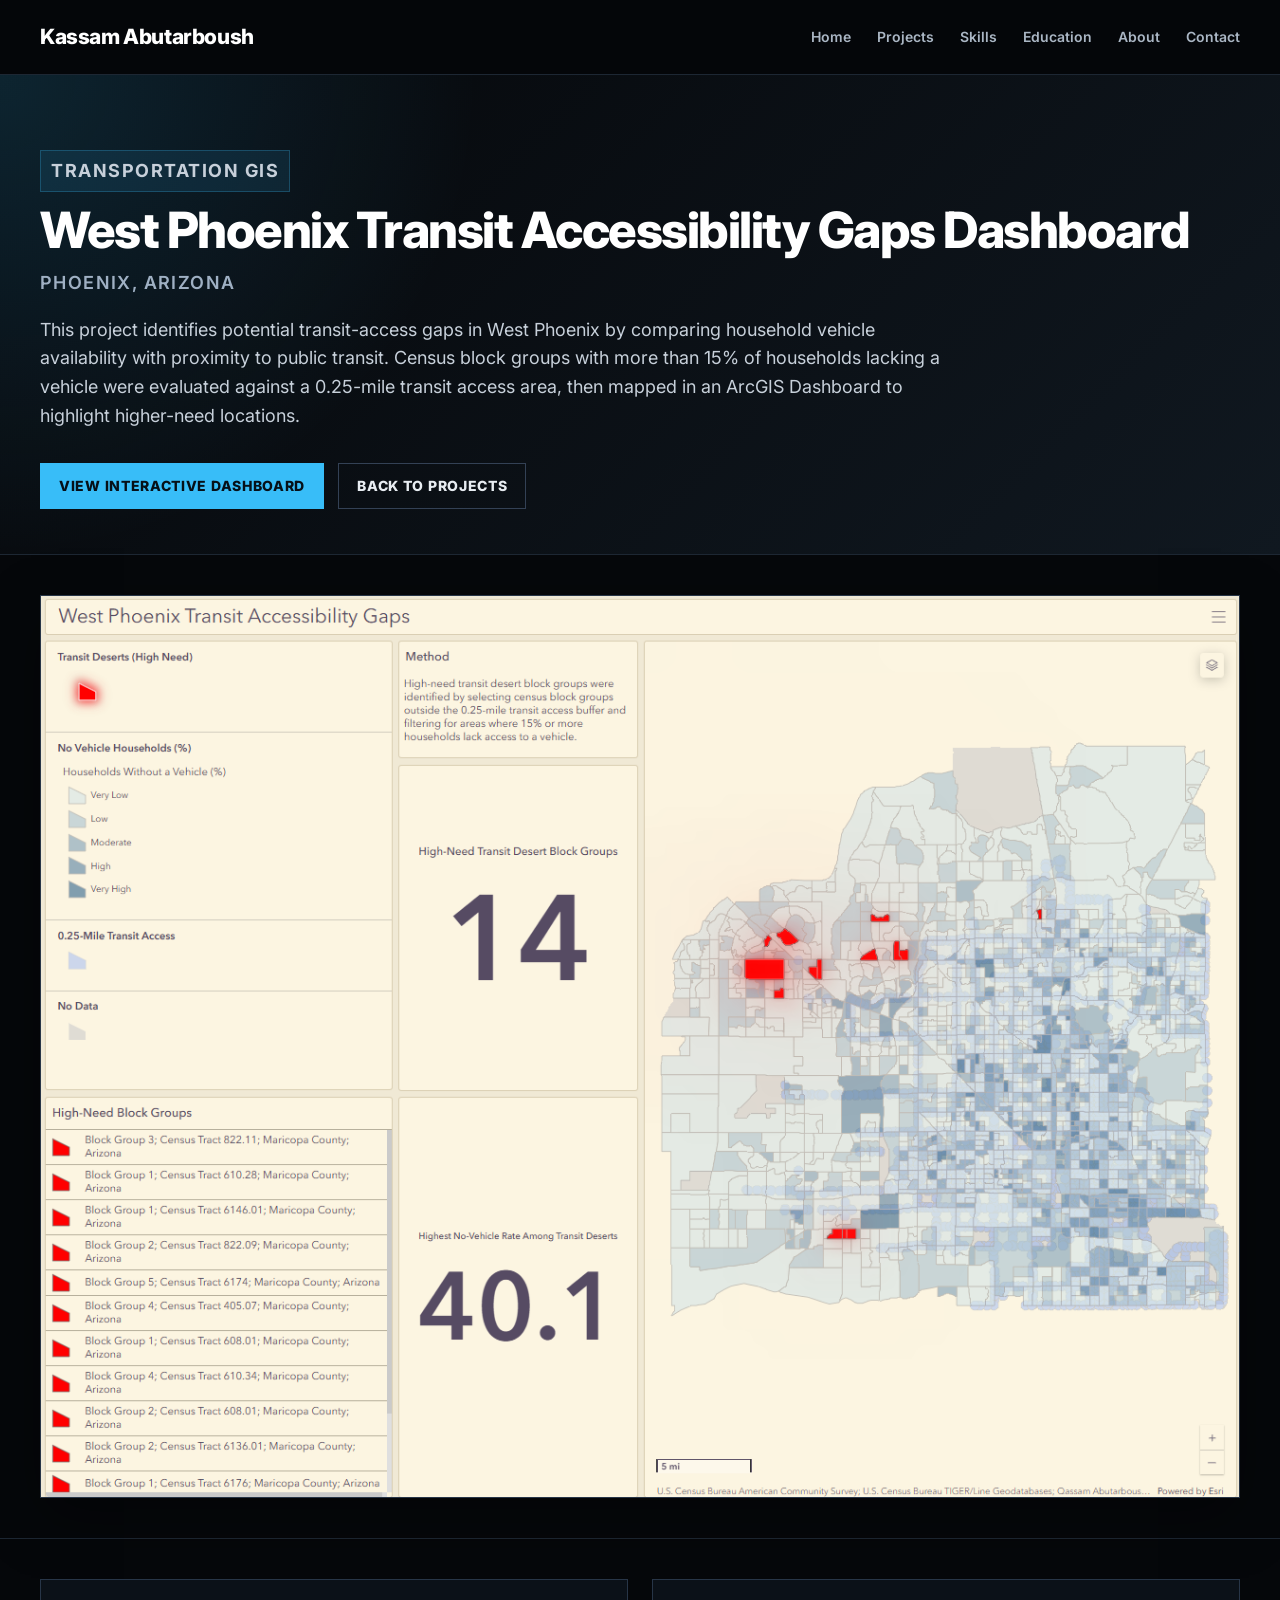
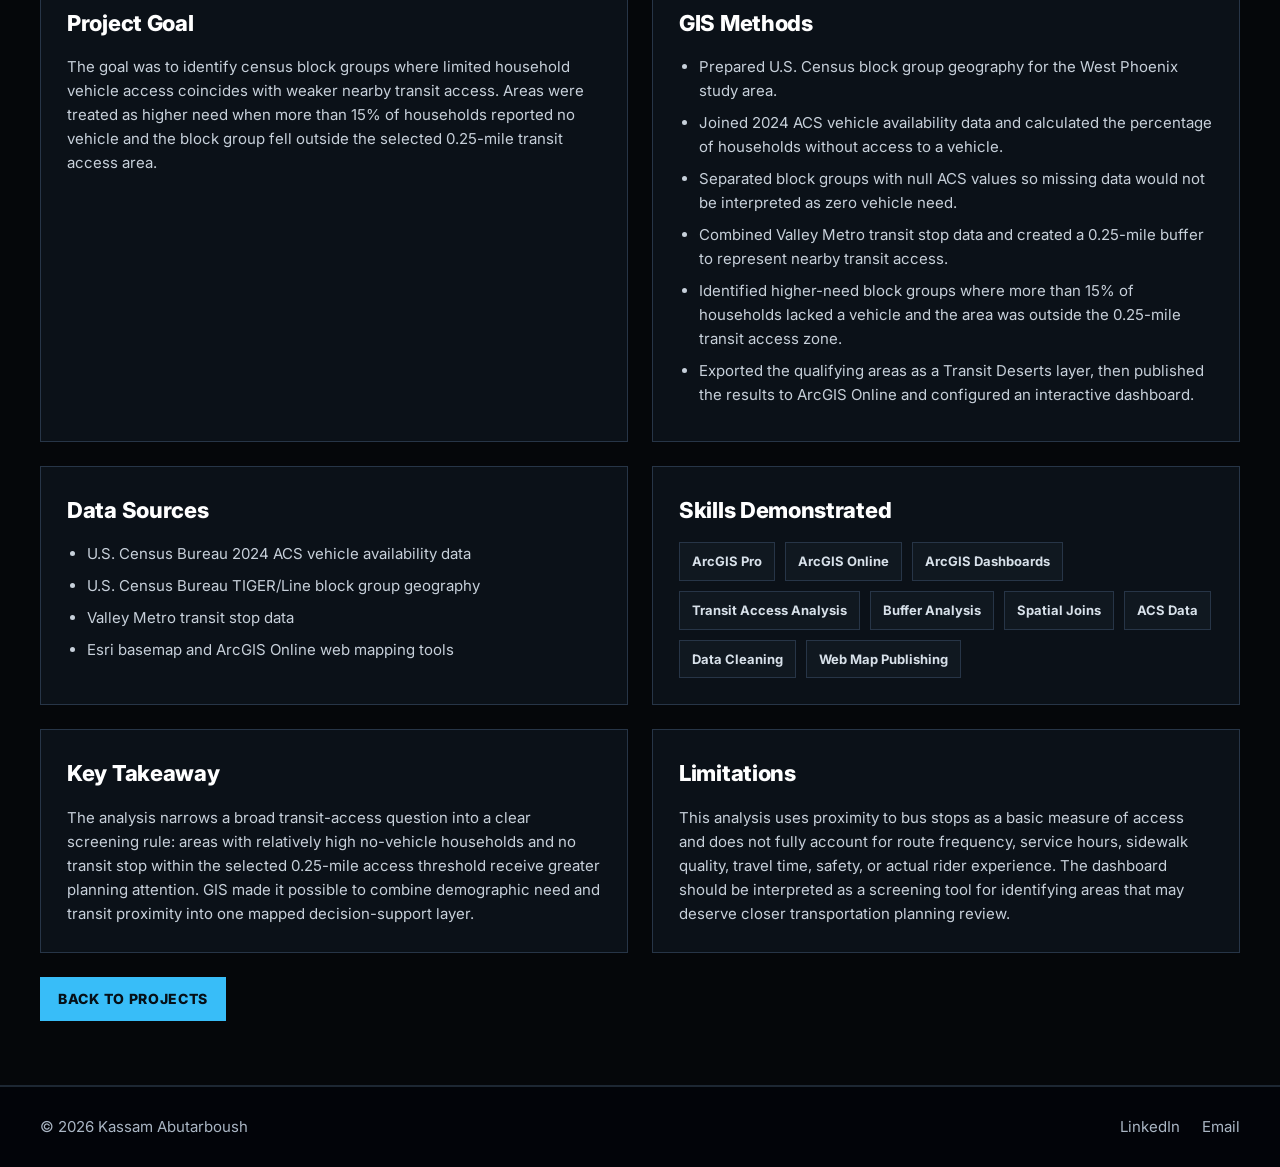
<file: west_phoenix_transit_access.html>
<!DOCTYPE html>
<html lang="en">
<head>
  <meta charset="UTF-8">
  <meta name="viewport" content="width=device-width, initial-scale=1.0">

  <title>West Phoenix Transit Accessibility Gaps Dashboard | Kassam Abutarboush</title>

  <link href="https://fonts.googleapis.com/css2?family=Inter:wght@400;500;600;700;800&display=swap" rel="stylesheet">
  <link rel="stylesheet" href="styles.css">
</head>

<body>

  <div class="page-wrapper">

    <header>
      <div class="logo">Kassam Abutarboush</div>

      <nav>
        <a href="index.html#home">Home</a>
        <a href="index.html#projects">Projects</a>
        <a href="index.html#skills">Skills</a>
        <a href="index.html#education">Education</a>
        <a href="index.html#about">About</a>
        <a href="index.html#contact">Contact</a>
      </nav>
    </header>

    <main>

      <section class="project-hero">
        <p class="eyebrow">Transportation GIS</p>
        <h1>West Phoenix Transit Accessibility Gaps Dashboard</h1>
        <h2>Phoenix, Arizona</h2>

        <p>
          This project identifies potential transit-access gaps in West Phoenix by comparing household vehicle
          availability with proximity to public transit. Census block groups with more than 15% of households
          lacking a vehicle were evaluated against a 0.25-mile transit access area, then mapped in an ArcGIS
          Dashboard to highlight higher-need locations.
        </p>

        <div class="hero-buttons">
          <a href="https://asu.maps.arcgis.com/apps/dashboards/a3f717a446064620bc770a56c51ed914" target="_blank" rel="noopener noreferrer" class="primary-button">
            View Interactive Dashboard
          </a>
          <a href="index.html#projects" class="secondary-button">Back to Projects</a>
        </div>
      </section>

      <section class="project-image-section">
        <img src="Transit_Access_Gaps_WestPhoenix.png" alt="West Phoenix Transit Accessibility Gaps Dashboard" class="full-project-image">
      </section>

      <section class="project-details">

        <div class="detail-card">
          <h2>Project Goal</h2>
          <p>
            The goal was to identify census block groups where limited household vehicle access coincides with
            weaker nearby transit access. Areas were treated as higher need when more than 15% of households
            reported no vehicle and the block group fell outside the selected 0.25-mile transit access area.
          </p>
        </div>

        <div class="detail-card">
          <h2>GIS Methods</h2>

          <ul>
            <li>Prepared U.S. Census block group geography for the West Phoenix study area.</li>
            <li>Joined 2024 ACS vehicle availability data and calculated the percentage of households without access to a vehicle.</li>
            <li>Separated block groups with null ACS values so missing data would not be interpreted as zero vehicle need.</li>
            <li>Combined Valley Metro transit stop data and created a 0.25-mile buffer to represent nearby transit access.</li>
            <li>Identified higher-need block groups where more than 15% of households lacked a vehicle and the area was outside the 0.25-mile transit access zone.</li>
            <li>Exported the qualifying areas as a Transit Deserts layer, then published the results to ArcGIS Online and configured an interactive dashboard.</li>
          </ul>
        </div>

        <div class="detail-card">
          <h2>Data Sources</h2>

          <ul>
            <li>U.S. Census Bureau 2024 ACS vehicle availability data</li>
            <li>U.S. Census Bureau TIGER/Line block group geography</li>
            <li>Valley Metro transit stop data</li>
            <li>Esri basemap and ArcGIS Online web mapping tools</li>
          </ul>
        </div>

        <div class="detail-card">
          <h2>Skills Demonstrated</h2>

          <div class="mini-skills-list">
            <span>ArcGIS Pro</span>
            <span>ArcGIS Online</span>
            <span>ArcGIS Dashboards</span>
            <span>Transit Access Analysis</span>
            <span>Buffer Analysis</span>
            <span>Spatial Joins</span>
            <span>ACS Data</span>
            <span>Data Cleaning</span>
            <span>Web Map Publishing</span>
          </div>
        </div>

        <div class="detail-card">
          <h2>Key Takeaway</h2>
          <p>
            The analysis narrows a broad transit-access question into a clear screening rule: areas with relatively
            high no-vehicle households and no transit stop within the selected 0.25-mile access threshold receive
            greater planning attention. GIS made it possible to combine demographic need and transit proximity into
            one mapped decision-support layer.
          </p>
        </div>

        <div class="detail-card">
          <h2>Limitations</h2>
          <p>
            This analysis uses proximity to bus stops as a basic measure of access and does not fully account for
            route frequency, service hours, sidewalk quality, travel time, safety, or actual rider experience.
            The dashboard should be interpreted as a screening tool for identifying areas that may deserve
            closer transportation planning review.
          </p>
        </div>

        <div class="back-link">
          <a href="index.html#projects">Back to Projects</a>
        </div>

      </section>

    </main>

    <footer>
      <p>© 2026 Kassam Abutarboush</p>

      <div class="social-links">
        <a href="https://www.linkedin.com/in/kassam-abutarboush-896186277" target="_blank">LinkedIn</a>
        <a href="mailto:kassam2828@gmail.com">Email</a>
      </div>
    </footer>

  </div>

</body>
</html>
</file>
<file: styles.css>
* {
  box-sizing: border-box;
  margin: 0;
  padding: 0;
}

html {
  scroll-behavior: smooth;
}

body {
  font-family: "Inter", "Segoe UI", Arial, Helvetica, sans-serif;
  background-color: #05070a;
  color: #e8edf2;
  line-height: 1.6;
  overflow-x: hidden;
}

.page-wrapper {
  width: 100%;
  max-width: 1680px;
  margin: 0 auto;
  background-color: #05070a;
}

/* Header */
header {
  display: flex;
  justify-content: space-between;
  align-items: center;

  width: 100vw;
  margin-left: calc(50% - 50vw);
  margin-right: calc(50% - 50vw);

  padding: 20px max(40px, calc((100vw - 1680px) / 2 + 40px));

  border-bottom: 1px solid #1d2733;
  background-color: rgba(5, 7, 10, 0.94);
  position: sticky;
  top: 0;
  z-index: 10;
  backdrop-filter: blur(12px);
}

.logo {
  font-size: 21px;
  font-weight: 800;
  letter-spacing: -0.4px;
  color: #ffffff;
}

nav a {
  text-decoration: none;
  color: #aab6c4;
  margin-left: 22px;
  font-size: 14px;
  font-weight: 600;
}

nav a:hover {
  color: #38bdf8;
}

/* Hero */
.hero {
  display: grid;
  grid-template-columns: 245px minmax(520px, 760px) minmax(380px, 520px);
  align-items: center;
  gap: 48px;

  width: 100vw;
  margin-left: calc(50% - 50vw);
  margin-right: calc(50% - 50vw);

  padding: 90px max(40px, calc((100vw - 1680px) / 2 + 40px));

  background:
    radial-gradient(circle at top left, rgba(56, 189, 248, 0.16), transparent 35%),
    linear-gradient(135deg, #05070a 0%, #0b1118 55%, #101820 100%);

  border-top: 1px solid #1d2733;
  border-bottom: 1px solid #1d2733;
}

.hero-image {
  width: 245px;
  height: 245px;
  border-radius: 18px;
  object-fit: cover;
  border: 1px solid #273547;
  box-shadow: 0 22px 60px rgba(0, 0, 0, 0.55);
}

.eyebrow {
  display: inline-block;
  font-size: 12px;
  font-weight: 700;
  color: #38bdf8;
  background: rgba(56, 189, 248, 0.1);
  border: 1px solid rgba(56, 189, 248, 0.25);
  padding: 6px 10px;
  margin-bottom: 12px;
  text-transform: uppercase;
  letter-spacing: 1.5px;
}

.hero-text h1 {
  font-size: 62px;
  line-height: 1.02;
  margin-bottom: 14px;
  font-weight: 800;
  color: #ffffff;
  letter-spacing: -2.3px;
}

.hero-text h2 {
  font-size: 18px;
  font-weight: 600;
  color: #9fb0c3;
  margin-bottom: 0;
  text-transform: uppercase;
  letter-spacing: 1.4px;
}

.hero-buttons {
  display: flex;
  gap: 14px;
  margin-top: 32px;
  flex-wrap: wrap;
}

.hero-buttons a {
  display: inline-block;
  padding: 11px 18px;
  border-radius: 0;
  font-size: 14px;
  font-weight: 800;
  text-decoration: none;
  transition: all 0.2s ease;
  text-transform: uppercase;
  letter-spacing: 0.7px;
}

.primary-button {
  background-color: #38bdf8;
  color: #061018;
  border: 1px solid #38bdf8;
}

.primary-button:hover {
  background-color: #ffffff;
  border-color: #ffffff;
  color: #05070a;
  transform: translateY(-2px);
}

.secondary-button {
  background-color: transparent;
  color: #e8edf2;
  border: 1px solid #334155;
}

.secondary-button:hover {
  background-color: #111827;
  color: #ffffff;
  border-color: #38bdf8;
  transform: translateY(-2px);
}

/* Hero About Card */
.hero-about-card {
  align-self: stretch;
  display: flex;
  flex-direction: column;
  justify-content: center;
  background: rgba(11, 17, 24, 0.62);
  border: 1px solid rgba(56, 189, 248, 0.22);
  box-shadow: 0 20px 55px rgba(0, 0, 0, 0.28);
  backdrop-filter: blur(14px);
  padding: 30px;
}

.about-card-label {
  color: #38bdf8;
  font-size: 12px;
  font-weight: 800;
  text-transform: uppercase;
  letter-spacing: 1.2px;
  margin-bottom: 14px;
}

.hero-about-card p {
  color: #c7d0da;
  font-size: 15.5px;
  margin-bottom: 14px;
}

.about-card-tags {
  display: flex;
  flex-wrap: wrap;
  gap: 9px;
  margin-top: 6px;
}

.about-card-tags span {
  background-color: rgba(56, 189, 248, 0.08);
  color: #d8e1ea;
  border: 1px solid rgba(56, 189, 248, 0.22);
  padding: 7px 10px;
  font-size: 12px;
  font-weight: 700;
}

/* Sections */
section {
  padding: 70px 40px;
  border-bottom: 1px solid #1d2733;
}

section h2 {
  font-size: 32px;
  font-weight: 800;
  margin-bottom: 28px;
  text-transform: none;
  letter-spacing: -0.8px;
  color: #ffffff;
}

.section-intro {
  max-width: 900px;
  font-size: 17px;
  color: #aab6c4;
  margin-top: -14px;
  margin-bottom: 30px;
}

/* Skills */
#skills {
  padding-top: 60px;
  padding-bottom: 60px;
}

.skills-grid {
  display: grid;
  grid-template-columns: repeat(3, 1fr);
  gap: 24px;
}

.skill-category-card {
  background-color: #0b1118;
  border: 1px solid #273547;
  padding: 28px;
  min-height: 260px;
  transition: border-color 0.2s ease, background-color 0.2s ease, transform 0.2s ease;
}

.skill-category-card:hover {
  border-color: #38bdf8;
  background-color: #0e1722;
  transform: translateY(-4px);
}

.skill-category-card h3 {
  color: #ffffff;
  font-size: 22px;
  margin-bottom: 18px;
  letter-spacing: -0.4px;
}

.skills-list {
  display: flex;
  flex-wrap: wrap;
  gap: 12px;
}

.skills-list span {
  background-color: #101820;
  color: #d8e1ea;
  border: 1px solid #273547;
  border-radius: 0;
  padding: 9px 14px;
  font-size: 14px;
  font-weight: 700;
}

.skills-list span:hover {
  background-color: #101820;
  color: #38bdf8;
  border-color: #38bdf8;
}

/* Education */
.education-grid {
  display: grid;
  grid-template-columns: repeat(3, 1fr);
  gap: 26px;
  align-items: stretch;
}

.education-card {
  background-color: #0b1118;
  padding: 28px;
  border: 1px solid #273547;

  transition:
    transform 0.2s ease,
    border-color 0.2s ease,
    background-color 0.2s ease,
    box-shadow 0.2s ease;
}

.education-card:hover {
  transform: translateY(-4px);
  border-color: #38bdf8;
  background-color: #0e1722;
  box-shadow: 0 16px 40px rgba(56, 189, 248, 0.12);
}

.education-card h3 {
  font-size: 21px;
  margin-bottom: 12px;
  color: #38bdf8;
}

.education-card p {
  margin-bottom: 10px;
  font-size: 15px;
  color: #c7d0da;
}

.education-card ul {
  padding-left: 20px;
}

.education-card li {
  margin-bottom: 15px;
  font-size: 15px;
  color: #c7d0da;
}

.education-card a {
  color: #38bdf8;
  font-weight: 700;
  text-decoration: none;
}

.education-card a:hover {
  text-decoration: underline;
}

/* Projects */
.projects-grid {
  display: flex;
  gap: 26px;
  overflow-x: auto;
  overflow-y: hidden;
  scroll-snap-type: x mandatory;
  padding-top: 8px;
  padding-bottom: 22px;
  scrollbar-width: thin;
  scrollbar-color: #38bdf8 #0b1118;
}

.projects-grid::-webkit-scrollbar {
  height: 10px;
}

.projects-grid::-webkit-scrollbar-track {
  background: #0b1118;
  border: 1px solid #273547;
}

.projects-grid::-webkit-scrollbar-thumb {
  background: #38bdf8;
}

.project-card {
  flex: 0 0 520px;
  scroll-snap-align: start;
  background-color: #0b1118;
  border-radius: 0;
  overflow: hidden;
  border: 1px solid #273547;
  box-shadow: none;
  transition: transform 0.2s ease, border-color 0.2s ease, background 0.2s ease, box-shadow 0.2s ease;
}

.project-card:hover {
  transform: translateY(-4px);
  border-color: #38bdf8;
  background-color: #0e1722;
  box-shadow: 0 16px 40px rgba(56, 189, 248, 0.12);
}

.project-card img {
  width: 100%;
  height: 300px;
  object-fit: contain;
  background-color: #111827;
  display: block;
  padding: 0;
  border-bottom: 1px solid #273547;
}

.project-card-content {
  padding: 24px;
}

.project-label {
  display: inline-block;
  font-size: 12px;
  font-weight: 800;
  color: #38bdf8;
  background-color: rgba(56, 189, 248, 0.1);
  border: 1px solid rgba(56, 189, 248, 0.25);
  padding: 6px 10px;
  border-radius: 0;
  margin-bottom: 14px;
  text-transform: uppercase;
  letter-spacing: 1px;
}

.project-card h3 {
  font-size: 23px;
  line-height: 1.2;
  margin-bottom: 12px;
  color: #ffffff;
  letter-spacing: -0.4px;
}

.project-card p {
  font-size: 15px;
  margin-bottom: 20px;
  color: #b9c4d0;
}

.project-card a {
  display: inline-block;
  color: #061018;
  background-color: #38bdf8;
  padding: 10px 16px;
  border-radius: 0;
  font-size: 13px;
  font-weight: 800;
  text-decoration: none;
  text-transform: uppercase;
  letter-spacing: 0.8px;
}

.project-card a:hover {
  background-color: #ffffff;
  color: #05070a;
}

/* Contact */
.contact-content {
  display: grid;
  grid-template-columns: 1fr 1fr;
  gap: 50px;
}

.contact-simple {
  grid-template-columns: 1fr;
}

.contact-info {
  max-width: 900px;
  background-color: #0b1118;
  padding: 28px;
  border-radius: 0;
  border: 1px solid #273547;
}

.contact-info p {
  margin-bottom: 14px;
  font-size: 16px;
  color: #c7d0da;
}

.contact-info p a {
  color: #38bdf8;
  font-weight: 700;
  text-decoration: none;
}

.contact-info p a:hover {
  text-decoration: underline;
}

.contact-button {
  display: inline-block;
  margin-top: 12px;
  background-color: #38bdf8;
  color: #061018;
  border: 1px solid #38bdf8;
  padding: 11px 18px;
  border-radius: 0;
  font-size: 14px;
  font-weight: 800;
  text-decoration: none;
  transition: all 0.2s ease;
  text-transform: uppercase;
  letter-spacing: 0.7px;
}

.contact-button:hover {
  background-color: #ffffff;
  border-color: #ffffff;
  color: #05070a;
  transform: translateY(-2px);
}

/* Project Pages */
.project-hero {
  padding: 75px 40px 45px;
  background:
    radial-gradient(circle at top left, rgba(56, 189, 248, 0.16), transparent 35%),
    linear-gradient(135deg, #05070a, #101820);
  border-bottom: 1px solid #1d2733;
}

.project-hero h1 {
  font-size: 50px;
  line-height: 1.05;
  margin-bottom: 12px;
  font-weight: 800;
  color: #ffffff;
  letter-spacing: -1.5px;
}

.project-hero h2 {
  font-size: 18px;
  font-weight: 600;
  color: #9fb0c3;
  margin-bottom: 18px;
  text-transform: uppercase;
  letter-spacing: 1.4px;
}

.project-hero p {
  max-width: 900px;
  font-size: 18px;
  color: #c7d0da;
}

/* Dashboard Embed */
.dashboard-section {
  padding: 40px;
}

.dashboard-section h2 {
  font-size: 28px;
  margin-bottom: 14px;
  color: #ffffff;
}

.dashboard-section p {
  max-width: 900px;
  font-size: 16px;
  color: #c7d0da;
  margin-bottom: 22px;
}

.dashboard-embed {
  width: 100%;
  height: 720px;
  border-radius: 0;
  overflow: hidden;
  border: 1px solid #273547;
  box-shadow: 0 20px 55px rgba(0, 0, 0, 0.35);
  background-color: #0b1118;
}

.dashboard-embed iframe {
  width: 100%;
  height: 100%;
  border: 0;
}

.project-image-section {
  padding: 40px;
}

.full-project-image {
  width: 100%;
  border-radius: 0;
  border: 1px solid #273547;
  box-shadow: 0 20px 55px rgba(0, 0, 0, 0.35);
  display: block;
}

.project-details {
  display: grid;
  grid-template-columns: 1fr 1fr;
  gap: 24px;
  padding: 40px 40px 64px;
}

.detail-card {
  background-color: #0b1118;
  padding: 26px;
  border-radius: 0;
  border: 1px solid #273547;
}

.detail-card h2 {
  font-size: 22px;
  margin-bottom: 14px;
  text-transform: none;
  letter-spacing: -0.3px;
  color: #ffffff;
}

.detail-card p {
  font-size: 15px;
  color: #c7d0da;
}

.detail-card ul {
  padding-left: 20px;
}

.detail-card li {
  margin-bottom: 8px;
  font-size: 15px;
  color: #c7d0da;
}

.mini-skills-list {
  display: flex;
  flex-wrap: wrap;
  gap: 10px;
}

.mini-skills-list span {
  background-color: #101820;
  color: #d8e1ea;
  border: 1px solid #273547;
  border-radius: 0;
  padding: 8px 12px;
  font-size: 13px;
  font-weight: 700;
}

.back-link {
  grid-column: 1 / -1;
}

.back-link a {
  display: inline-block;
  color: #061018;
  background-color: #38bdf8;
  padding: 11px 18px;
  border-radius: 0;
  font-size: 14px;
  font-weight: 800;
  text-decoration: none;
  text-transform: uppercase;
  letter-spacing: 0.7px;
}

.back-link a:hover {
  background-color: #ffffff;
  color: #05070a;
}

/* Footer */
footer {
  display: flex;
  justify-content: space-between;
  align-items: center;

  width: 100vw;
  margin-left: calc(50% - 50vw);
  margin-right: calc(50% - 50vw);

  padding: 28px max(40px, calc((100vw - 1680px) / 2 + 40px));
  font-size: 15px;
  background-color: #020409;
  color: #aab6c4;
  border-top: 1px solid #1d2733;
}

.social-links a {
  color: #aab6c4;
  text-decoration: none;
  margin-left: 18px;
  font-size: 15px;
}

.social-links a:hover {
  color: #38bdf8;
}

/* COGO Case Study Comparison */
.cogo-comparison-section {
  padding: 60px 40px;
  border-bottom: 1px solid #1d2733;
}

.cogo-comparison-header {
  max-width: 900px;
  margin-bottom: 30px;
}

.cogo-comparison-header h2 {
  font-size: 32px;
  font-weight: 800;
  margin-bottom: 12px;
  color: #ffffff;
  letter-spacing: -0.8px;
}

.cogo-comparison-header p {
  color: #aab6c4;
  font-size: 17px;
  max-width: 850px;
}

.cogo-comparison-grid {
  display: grid;
  grid-template-columns: 1fr auto 1fr;
  gap: 24px;
  align-items: center;
}

.cogo-image-card {
  background-color: #0b1118;
  border: 1px solid #273547;
  padding: 18px;
  transition: border-color 0.2s ease, background-color 0.2s ease, transform 0.2s ease;
}

.cogo-image-card:hover {
  border-color: #38bdf8;
  background-color: #0e1722;
  transform: translateY(-4px);
}

.cogo-image-card img {
  width: 100%;
  height: 460px;
  object-fit: contain;
  background-color: #05070a;
  border: 1px solid #1d2733;
  display: block;
}

.cogo-arrow {
  display: flex;
  flex-direction: column;
  align-items: center;
  color: #38bdf8;
  min-width: 90px;
}

.cogo-arrow span {
  font-size: 46px;
  line-height: 1;
  font-weight: 800;
}

.cogo-arrow p {
  margin-top: 8px;
  color: #aab6c4;
  font-size: 12px;
  text-transform: uppercase;
  letter-spacing: 1px;
  text-align: center;
}

/* Mobile */
@media (max-width: 1200px) {
  .hero {
    grid-template-columns: 220px 1fr;
  }

  .hero-about-card {
    grid-column: 1 / -1;
  }
}

@media (max-width: 768px) {
  header {
    flex-direction: column;
    gap: 15px;
    padding: 22px 25px;
  }

  nav {
    text-align: center;
  }

  nav a {
    display: inline-block;
    margin: 6px 8px;
  }

  .hero {
    grid-template-columns: 1fr;
    text-align: center;
    padding: 55px 25px;
  }

  .hero-image {
    width: 220px;
    height: 220px;
    margin: 0 auto;
  }

  .eyebrow {
    margin-left: auto;
    margin-right: auto;
  }

  .hero-text h1 {
    font-size: 38px;
  }

  .hero-text h2 {
    font-size: 15px;
  }

  .hero-buttons {
    justify-content: center;
  }

  .hero-about-card {
    text-align: left;
    padding: 22px;
  }

  .contact-content,
  .project-details,
  .skills-grid {
    grid-template-columns: 1fr;
  }

  .project-card,
  .education-card {
    flex: 0 0 82vw;
  }

  section {
    padding: 45px 25px;
  }

  .skill-category-card {
    min-height: auto;
  }

  .project-card img {
    height: 240px;
  }

  .project-hero {
    padding: 55px 25px 35px;
  }

  .project-hero h1 {
    font-size: 36px;
  }

  .project-hero h2 {
    font-size: 15px;
  }

  .dashboard-section {
    padding: 30px 25px;
  }

  .dashboard-embed {
    height: 620px;
  }

  .project-image-section {
    padding: 30px 25px;
  }

  .project-details {
    padding: 30px 25px 45px;
  }

  .cogo-comparison-section {
    padding: 45px 25px;
  }

  .cogo-comparison-grid {
    grid-template-columns: 1fr;
  }

  .cogo-arrow span {
    transform: rotate(90deg);
  }

  .cogo-image-card img {
    height: 320px;
  }

  footer {
    flex-direction: column;
    gap: 15px;
    text-align: center;
    padding: 26px 25px;
  }

  .social-links a {
    margin: 0 8px;
  }
}
</file>
